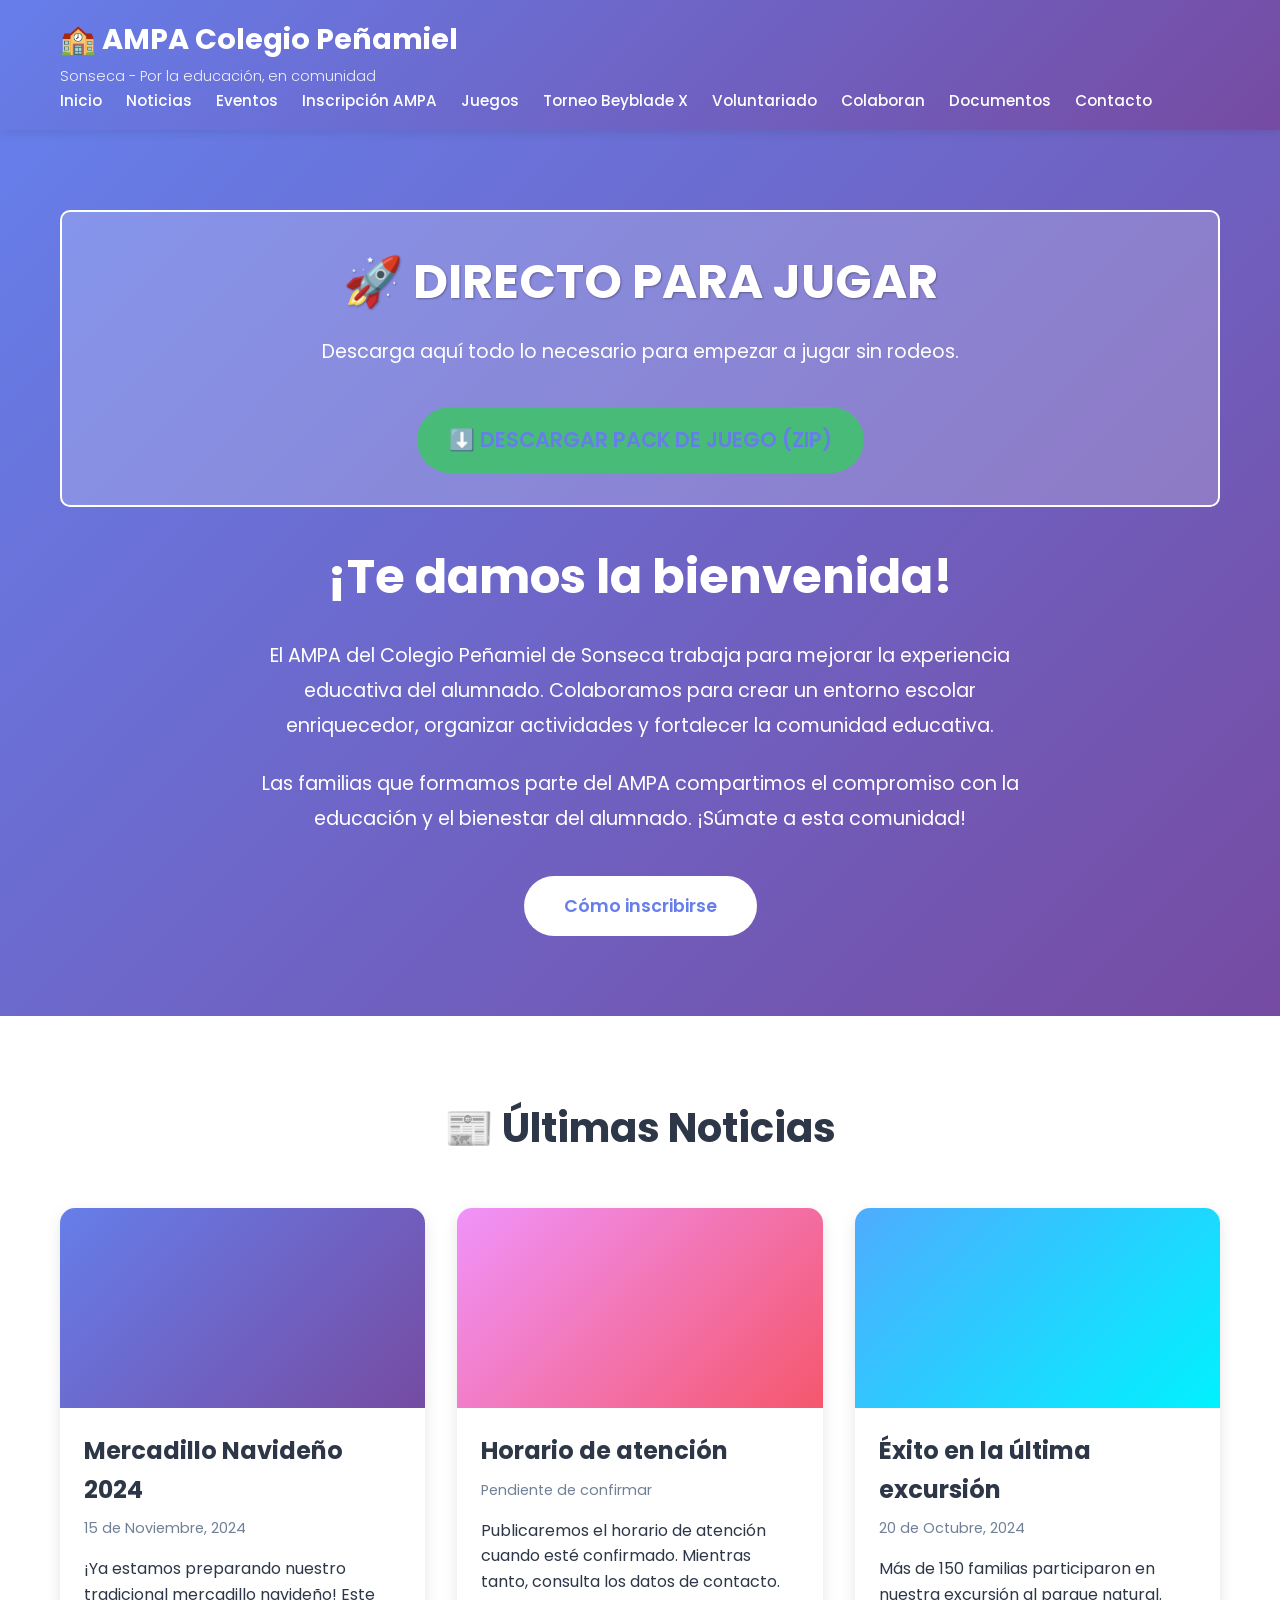
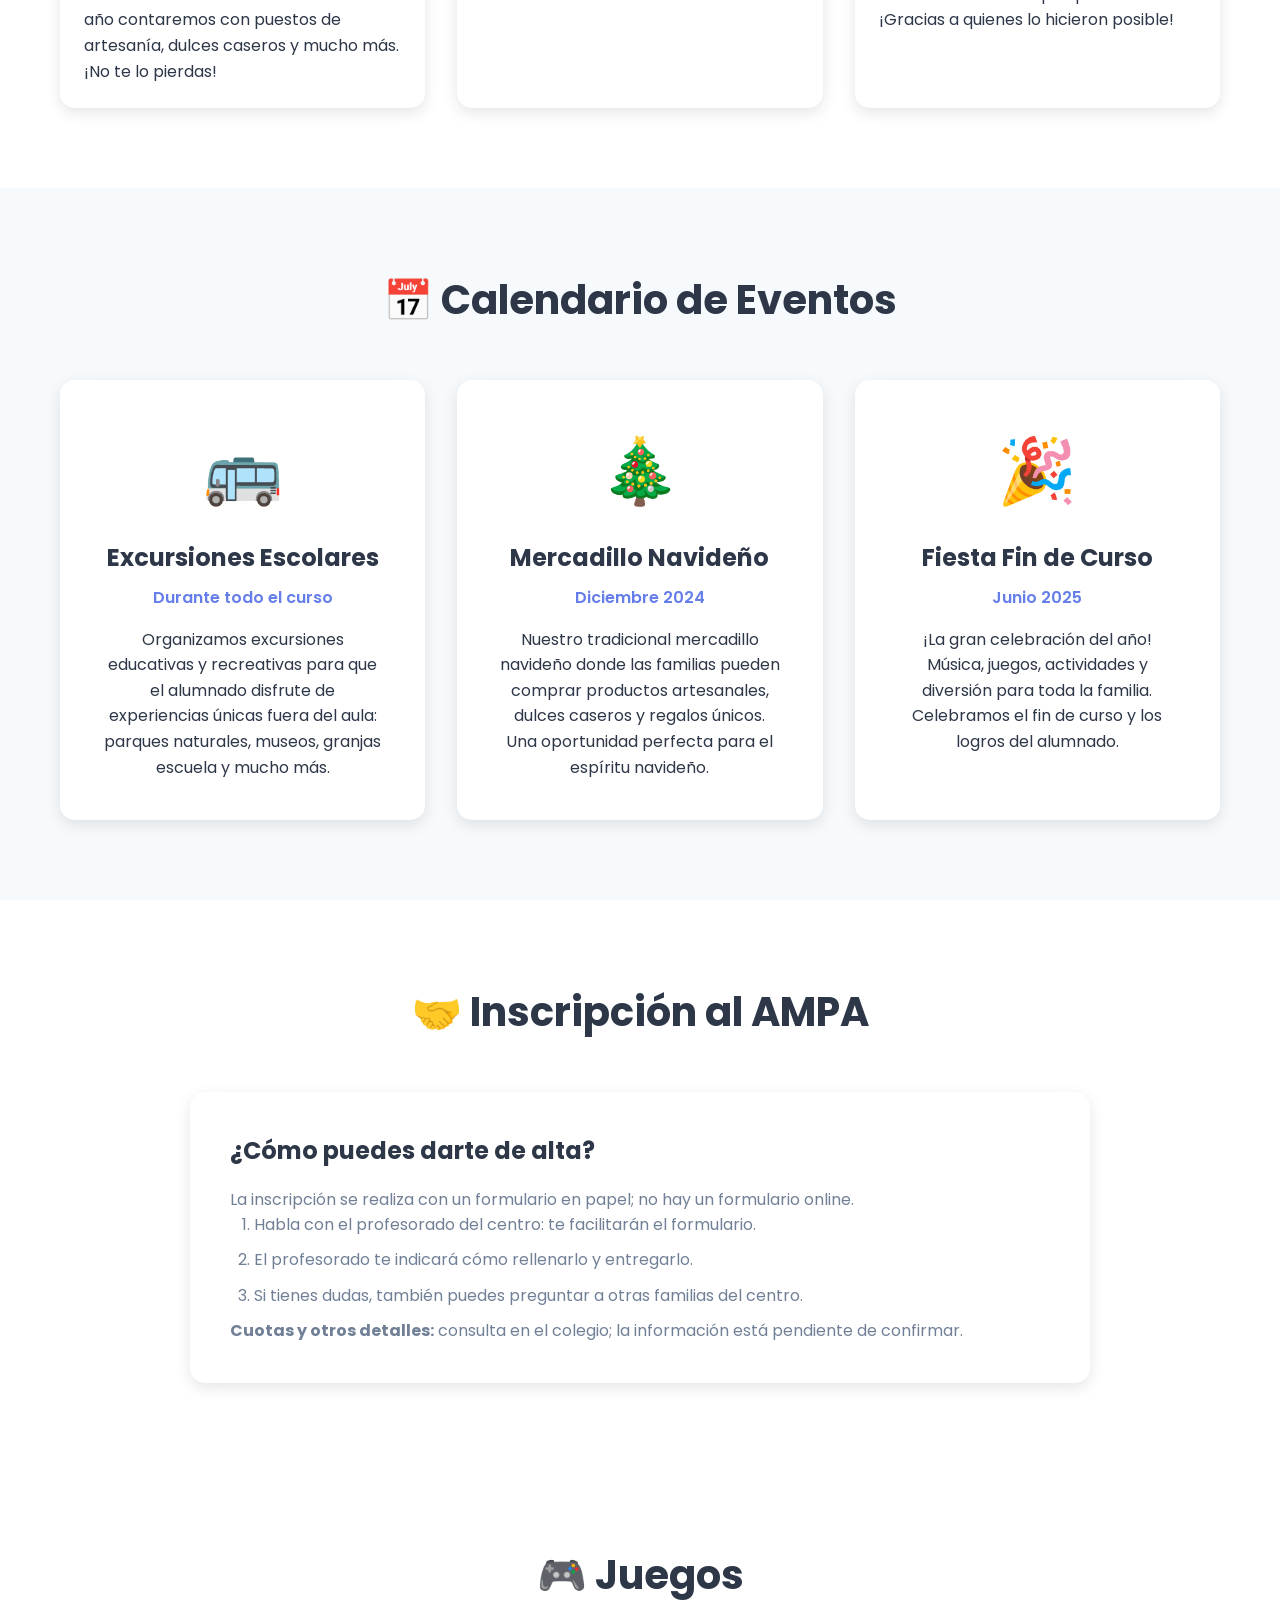
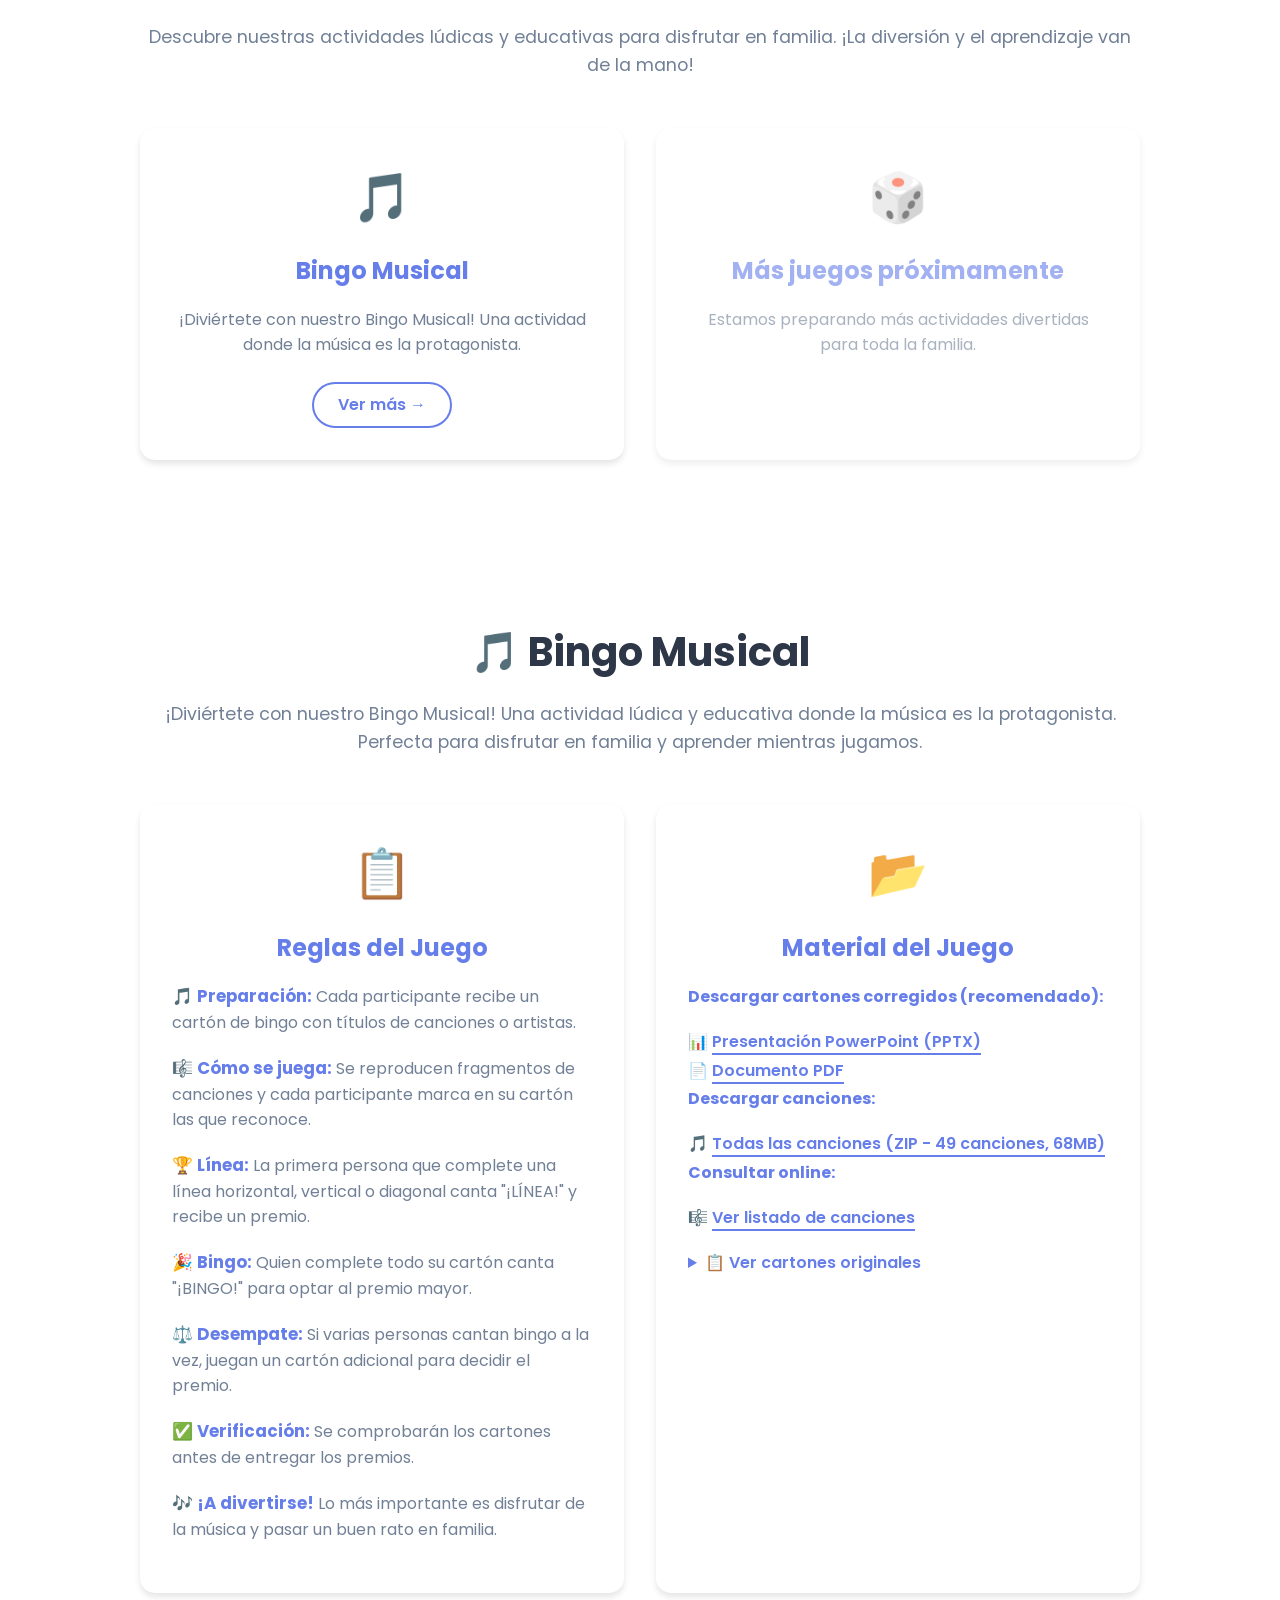
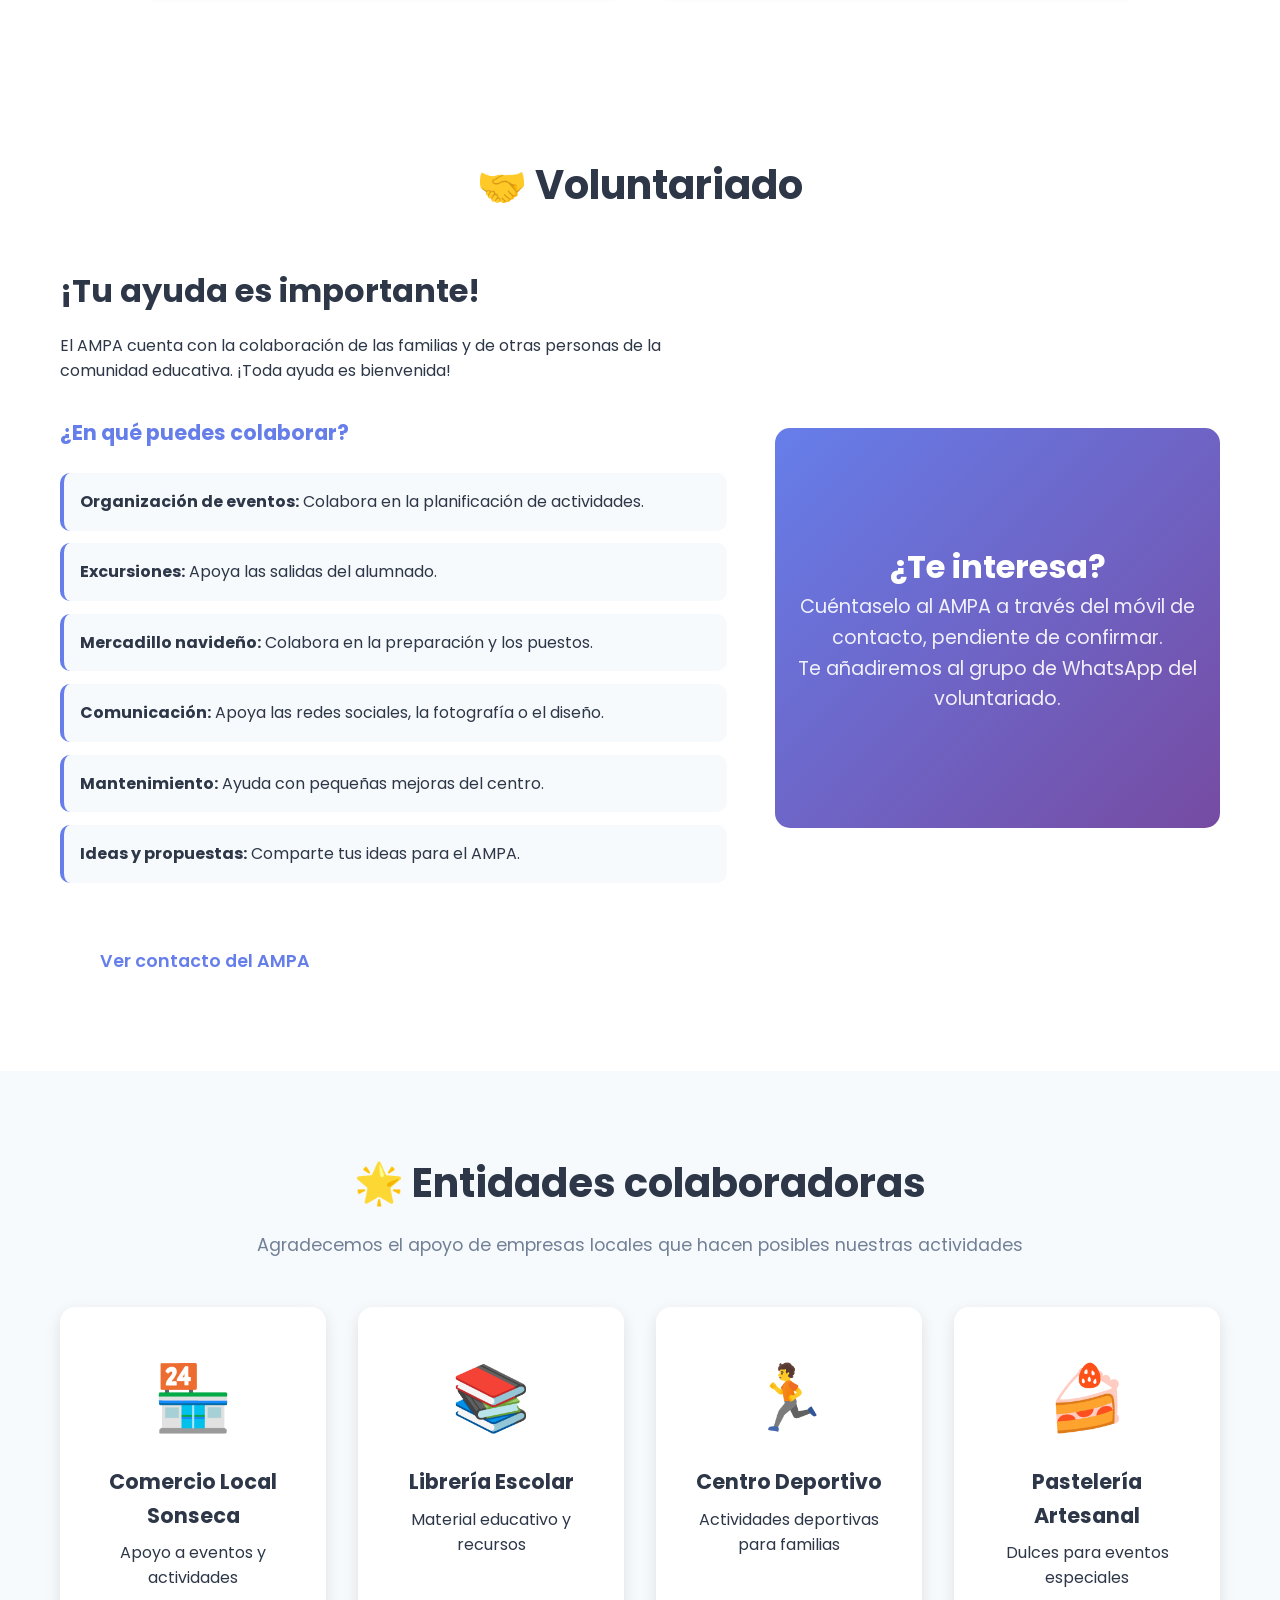
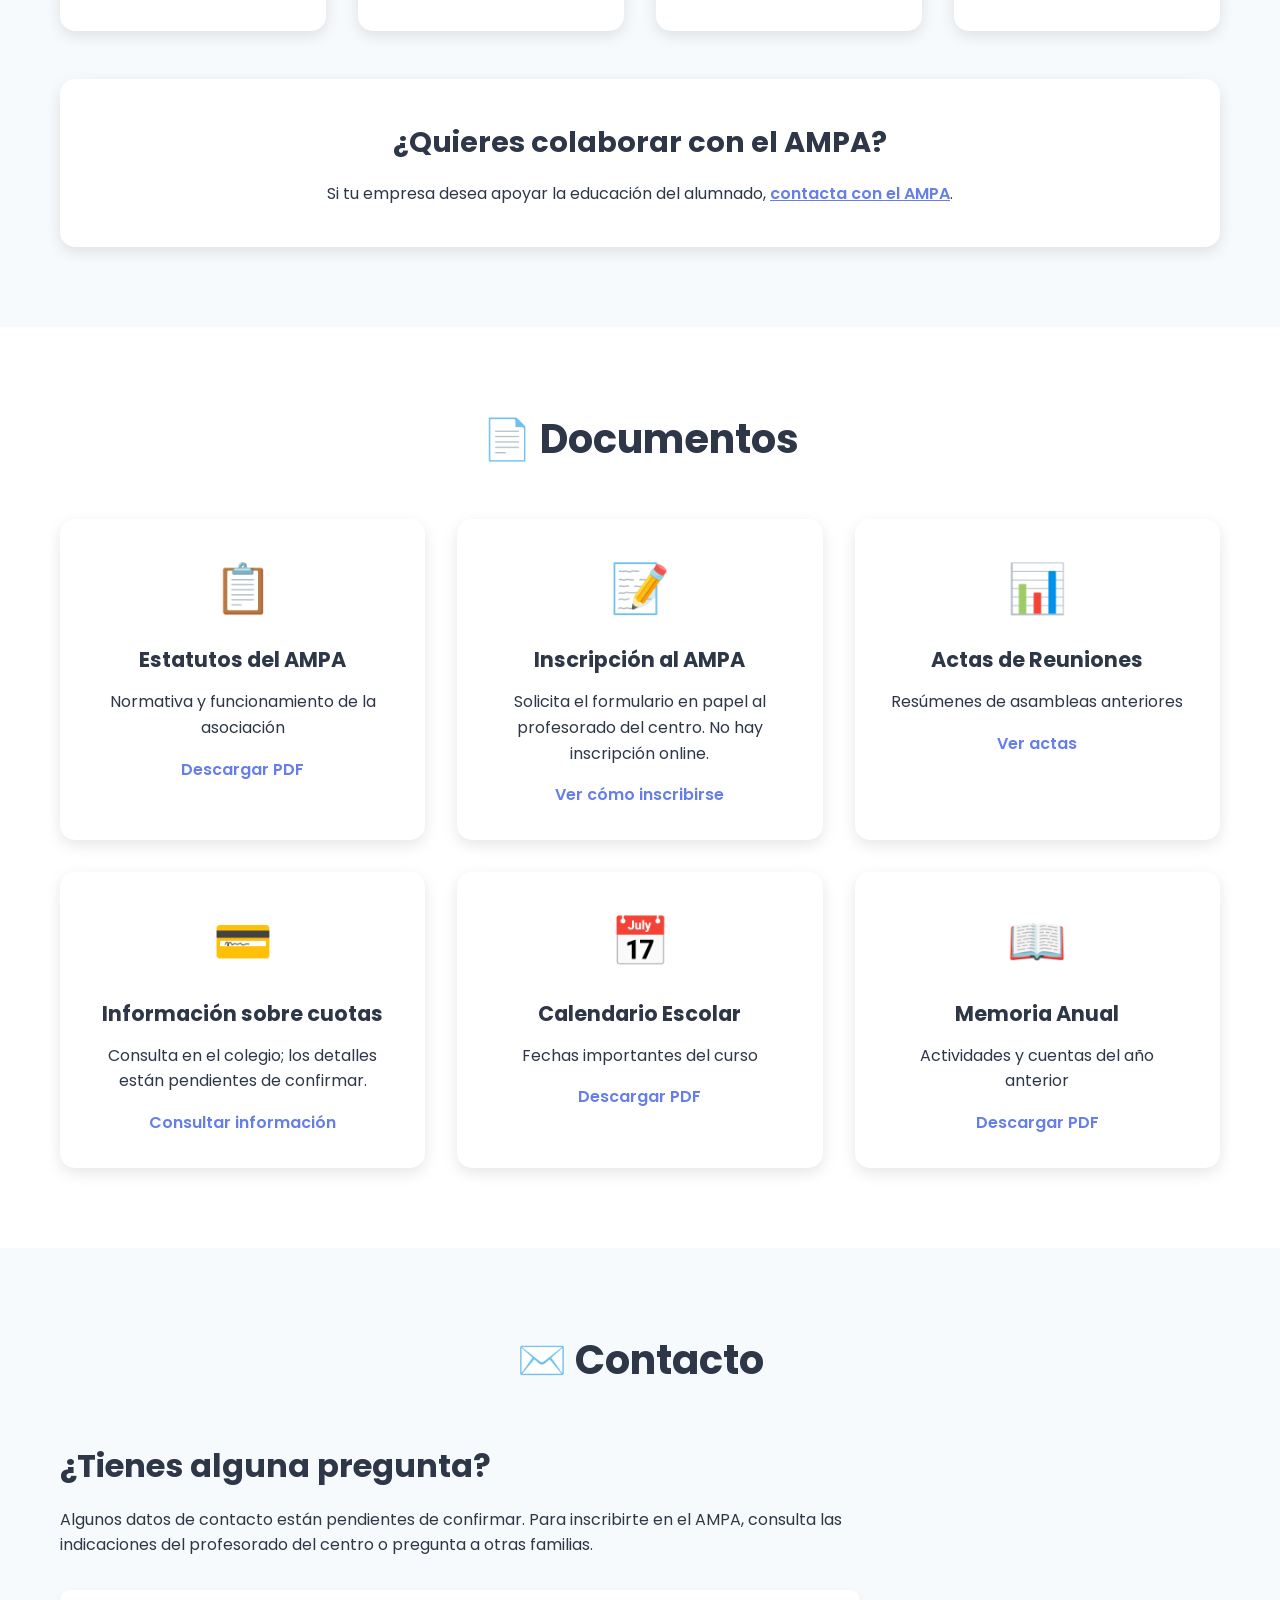
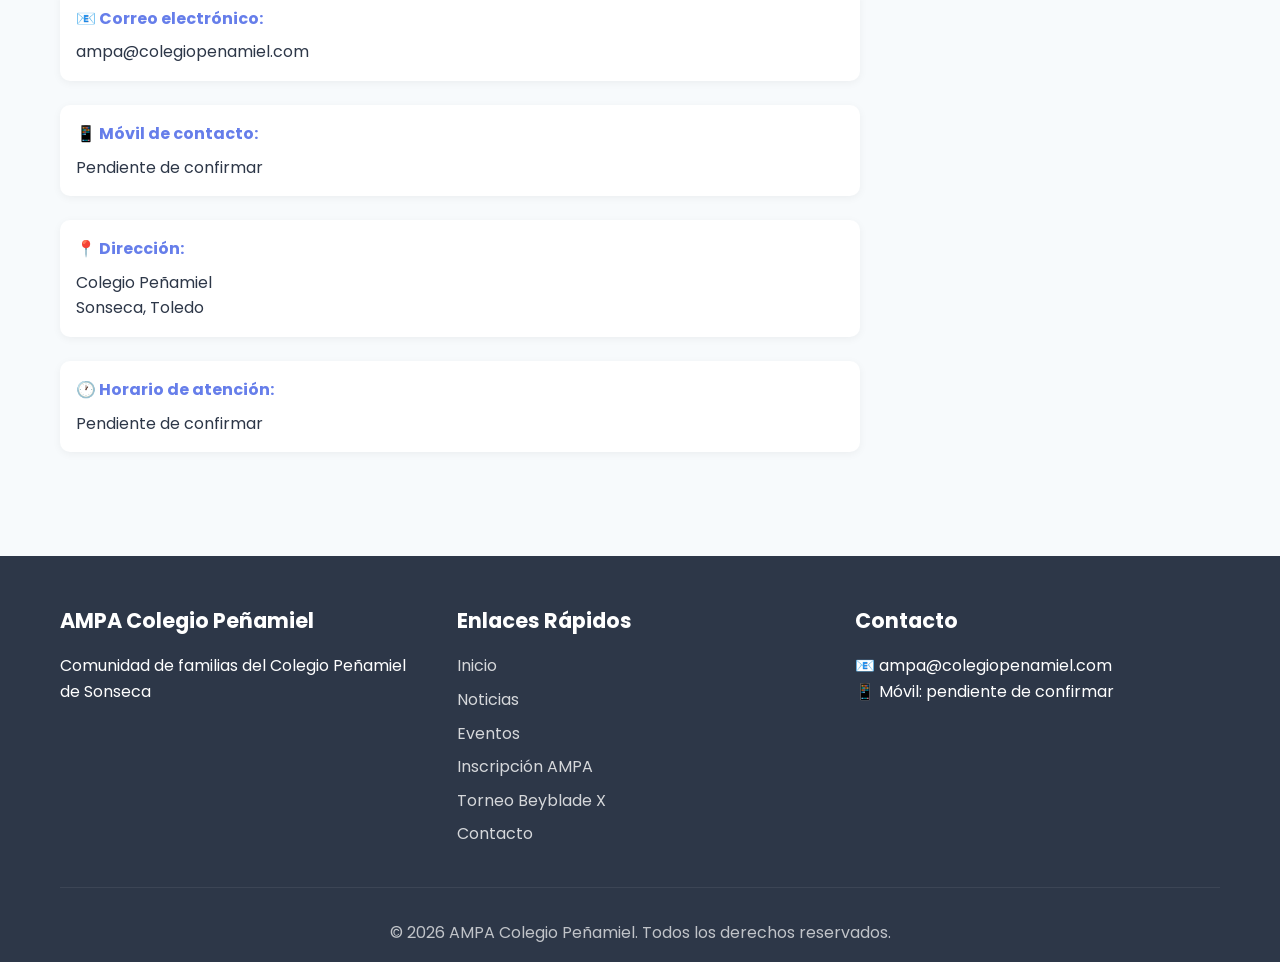
<file: index.html>
<!DOCTYPE html>
<html lang="es">
<head>
    <meta charset="UTF-8">
    <meta name="viewport" content="width=device-width, initial-scale=1.0">
    <meta name="description" content="AMPA del Colegio Peñamiel de Sonseca: actividades y comunidad educativa">
    <title>AMPA Colegio Peñamiel - Sonseca</title>
    <link rel="stylesheet" href="styles.css">
    <link rel="preconnect" href="https://fonts.googleapis.com">
    <link rel="preconnect" href="https://fonts.gstatic.com" crossorigin>
    <link href="https://fonts.googleapis.com/css2?family=Poppins:wght@300;400;600;700&display=swap" rel="stylesheet">
</head>
<body>
    <!-- Header -->
    <header>
        <div class="container">
            <div class="logo">
                <h1>🏫 AMPA Colegio Peñamiel</h1>
                <p class="subtitle">Sonseca - Por la educación, en comunidad</p>
            </div>
            <nav>
                <ul>
                    <li><a href="#inicio">Inicio</a></li>
                    <li><a href="#noticias">Noticias</a></li>
                    <li><a href="#calendario">Eventos</a></li>
                    <li><a href="#inscripcion">Inscripción AMPA</a></li>
                    <li><a href="#juegos">Juegos</a></li>
                    <li><a href="torneo/">Torneo Beyblade X</a></li>
                    <li><a href="#voluntariado">Voluntariado</a></li>
                    <li><a href="#patrocinadores">Colaboran</a></li>
                    <li><a href="#documentos">Documentos</a></li>
                    <li><a href="#contacto">Contacto</a></li>
                </ul>
            </nav>
        </div>
    </header>

    <!-- Hero Section / Inicio -->
    <section id="inicio" class="hero">
        <div class="container">
            <div class="hero-content">
                <div style="background-color: rgba(255, 255, 255, 0.2); padding: 2rem; border-radius: 10px; border: 2px solid white; margin-bottom: 2rem;">
                    <h2 style="margin-bottom: 1rem; color: #fff; text-shadow: 1px 1px 2px rgba(0,0,0,0.3);">🚀 DIRECTO PARA JUGAR</h2>
                    <p style="font-size: 1.2rem; margin-bottom: 1.5rem;">Descarga aquí todo lo necesario para empezar a jugar sin rodeos.</p>
                    <a href="documentos/Mix%201%20-%20Pop%20Latino%20y%20Espa%C3%B1ol/DirectoParaJugar.zip" class="cta-button" style="background-color: #48bb78; border-color: #48bb78; font-size: 1.3rem; padding: 1rem 2rem;" download>
                        ⬇️ DESCARGAR PACK DE JUEGO (ZIP)
                    </a>
                </div>

                <h2>¡Te damos la bienvenida!</h2>
                <p class="welcome-text">El AMPA del Colegio Peñamiel de Sonseca trabaja para mejorar la experiencia educativa del alumnado. Colaboramos para crear un entorno escolar enriquecedor, organizar actividades y fortalecer la comunidad educativa.</p>
                <p class="welcome-text">Las familias que formamos parte del AMPA compartimos el compromiso con la educación y el bienestar del alumnado. ¡Súmate a esta comunidad!</p>
                <a href="#inscripcion" class="cta-button">Cómo inscribirse</a>
            </div>
        </div>
    </section>

    <!-- Noticias Section -->
    <section id="noticias" class="section">
        <div class="container">
            <h2 class="section-title">📰 Últimas Noticias</h2>
            <div class="news-grid">
                <article class="news-card">
                    <div class="news-image" style="background: linear-gradient(135deg, #667eea 0%, #764ba2 100%);"></div>
                    <div class="news-content">
                        <h3>Mercadillo Navideño 2024</h3>
                        <p class="date">15 de Noviembre, 2024</p>
                        <p>¡Ya estamos preparando nuestro tradicional mercadillo navideño! Este año contaremos con puestos de artesanía, dulces caseros y mucho más. ¡No te lo pierdas!</p>
                    </div>
                </article>
                <article class="news-card">
                    <div class="news-image" style="background: linear-gradient(135deg, #f093fb 0%, #f5576c 100%);"></div>
                    <div class="news-content">
                        <h3>Horario de atención</h3>
                        <p class="date">Pendiente de confirmar</p>
                        <p>Publicaremos el horario de atención cuando esté confirmado. Mientras tanto, consulta los datos de contacto.</p>
                    </div>
                </article>
                <article class="news-card">
                    <div class="news-image" style="background: linear-gradient(135deg, #4facfe 0%, #00f2fe 100%);"></div>
                    <div class="news-content">
                        <h3>Éxito en la última excursión</h3>
                        <p class="date">20 de Octubre, 2024</p>
                        <p>Más de 150 familias participaron en nuestra excursión al parque natural. ¡Gracias a quienes lo hicieron posible!</p>
                    </div>
                </article>
            </div>
        </div>
    </section>

    <!-- Calendario de Eventos -->
    <section id="calendario" class="section section-alt">
        <div class="container">
            <h2 class="section-title">📅 Calendario de Eventos</h2>
            <div class="events-grid">
                <div class="event-card">
                    <div class="event-icon">🚌</div>
                    <h3>Excursiones Escolares</h3>
                    <p class="event-date">Durante todo el curso</p>
                    <p>Organizamos excursiones educativas y recreativas para que el alumnado disfrute de experiencias únicas fuera del aula: parques naturales, museos, granjas escuela y mucho más.</p>
                </div>
                <div class="event-card">
                    <div class="event-icon">🎄</div>
                    <h3>Mercadillo Navideño</h3>
                    <p class="event-date">Diciembre 2024</p>
                    <p>Nuestro tradicional mercadillo navideño donde las familias pueden comprar productos artesanales, dulces caseros y regalos únicos. Una oportunidad perfecta para el espíritu navideño.</p>
                </div>
                <div class="event-card">
                    <div class="event-icon">🎉</div>
                    <h3>Fiesta Fin de Curso</h3>
                    <p class="event-date">Junio 2025</p>
                    <p>¡La gran celebración del año! Música, juegos, actividades y diversión para toda la familia. Celebramos el fin de curso y los logros del alumnado.</p>
                </div>
            </div>
        </div>
    </section>

    <!-- Inscripción al AMPA -->
    <section id="inscripcion" class="section">
        <div class="container">
            <h2 class="section-title">🤝 Inscripción al AMPA</h2>
            <div class="inscripcion-info">
                <h3>¿Cómo puedes darte de alta?</h3>
                <p>La inscripción se realiza con un formulario en papel; no hay un formulario online.</p>
                <ol>
                    <li>Habla con el profesorado del centro: te facilitarán el formulario.</li>
                    <li>El profesorado te indicará cómo rellenarlo y entregarlo.</li>
                    <li>Si tienes dudas, también puedes preguntar a otras familias del centro.</li>
                </ol>
                <p><strong>Cuotas y otros detalles:</strong> consulta en el colegio; la información está pendiente de confirmar.</p>
            </div>
        </div>
    </section>

    <!-- Juegos -->
    <section id="juegos" class="section">
        <div class="container">
            <h2 class="section-title">🎮 Juegos</h2>
            <div class="juegos-content">
                <div class="juegos-intro">
                    <p>Descubre nuestras actividades lúdicas y educativas para disfrutar en familia. ¡La diversión y el aprendizaje van de la mano!</p>
                </div>
                
                <div class="juegos-grid">
                    <div class="juego-card">
                        <div class="juego-icon">🎵</div>
                        <h3>Bingo Musical</h3>
                        <p>¡Diviértete con nuestro Bingo Musical! Una actividad donde la música es la protagonista.</p>
                        <a href="#bingo-musical" class="juego-link">Ver más →</a>
                    </div>
                    
                    <div class="juego-card coming-soon">
                        <div class="juego-icon">🎲</div>
                        <h3>Más juegos próximamente</h3>
                        <p>Estamos preparando más actividades divertidas para toda la familia.</p>
                    </div>
                </div>
            </div>
        </div>
    </section>

    <!-- Bingo Musical -->
    <section id="bingo-musical" class="section">
        <div class="container">
            <h2 class="section-title">🎵 Bingo Musical</h2>
            <div class="bingo-content">
                <div class="bingo-intro">
                    <p>¡Diviértete con nuestro Bingo Musical! Una actividad lúdica y educativa donde la música es la protagonista. Perfecta para disfrutar en familia y aprender mientras jugamos.</p>
                </div>
                
                <div class="bingo-sections">
                    <div class="bingo-card">
                        <div class="bingo-icon">📋</div>
                        <h3>Reglas del Juego</h3>
                        <div class="bingo-rules">
                            <ul class="rules-list">
                                <li><strong>🎵 Preparación:</strong> Cada participante recibe un cartón de bingo con títulos de canciones o artistas.</li>
                                <li><strong>🎼 Cómo se juega:</strong> Se reproducen fragmentos de canciones y cada participante marca en su cartón las que reconoce.</li>
                                <li><strong>🏆 Línea:</strong> La primera persona que complete una línea horizontal, vertical o diagonal canta "¡LÍNEA!" y recibe un premio.</li>
                                <li><strong>🎉 Bingo:</strong> Quien complete todo su cartón canta "¡BINGO!" para optar al premio mayor.</li>
                                <li><strong>⚖️ Desempate:</strong> Si varias personas cantan bingo a la vez, juegan un cartón adicional para decidir el premio.</li>
                                <li><strong>✅ Verificación:</strong> Se comprobarán los cartones antes de entregar los premios.</li>
                                <li><strong>🎶 ¡A divertirse!</strong> Lo más importante es disfrutar de la música y pasar un buen rato en familia.</li>
                            </ul>
                        </div>
                    </div>
                    
                    <div class="bingo-card">
                        <div class="bingo-icon">📂</div>
                        <h3>Material del Juego</h3>
                        <div class="bingo-content-area">
                            <p><strong>Descargar cartones corregidos (recomendado):</strong></p>
                            <ul style="list-style: none; padding-left: 0;">
                                <li>📊 <a href="https://github.com/ChechuJA/Ampa/raw/main/documentos/Cartones%20Corregidos.pptx" download class="download-link">Presentación PowerPoint (PPTX)</a></li>
                                <li>📄 <a href="https://github.com/ChechuJA/Ampa/raw/main/documentos/Cartones%20Corregidos.pdf" download class="download-link">Documento PDF</a></li>
                            </ul>
                            <p><strong>Descargar canciones:</strong></p>
                            <ul style="list-style: none; padding-left: 0;">
                                <li>🎵 <a href="https://github.com/ChechuJA/Ampa/raw/main/documentos/canciones-bingo-musical.zip" download class="download-link">Todas las canciones (ZIP - 49 canciones, 68MB)</a></li>
                            </ul>
                            <p><strong>Consultar online:</strong></p>
                            <ul style="list-style: none; padding-left: 0;">
                                <li>🎼 <a href="recursos/listado-canciones.md" target="_blank" class="download-link">Ver listado de canciones</a></li>
                            </ul>
                            <details style="margin-top: 1rem;">
                                <summary style="cursor: pointer; color: #667eea; font-weight: 600;">📋 Ver cartones originales</summary>
                                <ul style="list-style: none; padding-left: 0; margin-top: 0.5rem;">
                                    <li>📊 <a href="https://github.com/ChechuJA/Ampa/raw/main/documentos/Cartones%20Originales.pptx" download class="download-link">PowerPoint Original</a></li>
                                    <li>📄 <a href="https://github.com/ChechuJA/Ampa/raw/main/documentos/Cartones%20Originales.pdf" download class="download-link">PDF Original</a></li>
                                </ul>
                            </details>
                        </div>
                    </div>
                </div>
            </div>
        </div>
    </section>

    <!-- Voluntariado -->
    <section id="voluntariado" class="section">
        <div class="container">
            <h2 class="section-title">🤝 Voluntariado</h2>
            <div class="voluntariado-content">
                <div class="voluntariado-text">
                    <h3>¡Tu ayuda es importante!</h3>
                    <p>El AMPA cuenta con la colaboración de las familias y de otras personas de la comunidad educativa. ¡Toda ayuda es bienvenida!</p>
                    <h4>¿En qué puedes colaborar?</h4>
                    <ul class="volunteer-list">
                        <li><strong>Organización de eventos:</strong> Colabora en la planificación de actividades.</li>
                        <li><strong>Excursiones:</strong> Apoya las salidas del alumnado.</li>
                        <li><strong>Mercadillo navideño:</strong> Colabora en la preparación y los puestos.</li>
                        <li><strong>Comunicación:</strong> Apoya las redes sociales, la fotografía o el diseño.</li>
                        <li><strong>Mantenimiento:</strong> Ayuda con pequeñas mejoras del centro.</li>
                        <li><strong>Ideas y propuestas:</strong> Comparte tus ideas para el AMPA.</li>
                    </ul>
                    <a href="#contacto" class="cta-button">Ver contacto del AMPA</a>
                </div>
                <div class="voluntariado-image" style="background: linear-gradient(135deg, #667eea 0%, #764ba2 100%);">
                    <div class="volunteer-stats volunteer-contact">
                        <div class="stat">
                            <h3>¿Te interesa?</h3>
                            <p>Cuéntaselo al AMPA a través del móvil de contacto, pendiente de confirmar.</p>
                            <p>Te añadiremos al grupo de WhatsApp del voluntariado.</p>
                        </div>
                    </div>
                </div>
            </div>
        </div>
    </section>

    <!-- Patrocinadores -->
    <section id="patrocinadores" class="section section-alt">
        <div class="container">
            <h2 class="section-title">🌟 Entidades colaboradoras</h2>
            <p class="section-intro">Agradecemos el apoyo de empresas locales que hacen posibles nuestras actividades</p>
            <div class="sponsors-grid">
                <div class="sponsor-card">
                    <div class="sponsor-logo">🏪</div>
                    <h4>Comercio Local Sonseca</h4>
                    <p>Apoyo a eventos y actividades</p>
                </div>
                <div class="sponsor-card">
                    <div class="sponsor-logo">📚</div>
                    <h4>Librería Escolar</h4>
                    <p>Material educativo y recursos</p>
                </div>
                <div class="sponsor-card">
                    <div class="sponsor-logo">🏃</div>
                    <h4>Centro Deportivo</h4>
                    <p>Actividades deportivas para familias</p>
                </div>
                <div class="sponsor-card">
                    <div class="sponsor-logo">🍰</div>
                    <h4>Pastelería Artesanal</h4>
                    <p>Dulces para eventos especiales</p>
                </div>
            </div>
            <div class="become-sponsor">
                <h3>¿Quieres colaborar con el AMPA?</h3>
                <p>Si tu empresa desea apoyar la educación del alumnado, <a href="#contacto">contacta con el AMPA</a>.</p>
            </div>
        </div>
    </section>

    <!-- Documentos -->
    <section id="documentos" class="section">
        <div class="container">
            <h2 class="section-title">📄 Documentos</h2>
            <div class="documents-grid">
                <div class="document-card">
                    <div class="document-icon">📋</div>
                    <h4>Estatutos del AMPA</h4>
                    <p>Normativa y funcionamiento de la asociación</p>
                    <a href="#" class="doc-link">Descargar PDF</a>
                </div>
                <div class="document-card">
                    <div class="document-icon">📝</div>
                    <h4>Inscripción al AMPA</h4>
                    <p>Solicita el formulario en papel al profesorado del centro. No hay inscripción online.</p>
                    <a href="#inscripcion" class="doc-link">Ver cómo inscribirse</a>
                </div>
                <div class="document-card">
                    <div class="document-icon">📊</div>
                    <h4>Actas de Reuniones</h4>
                    <p>Resúmenes de asambleas anteriores</p>
                    <a href="#" class="doc-link">Ver actas</a>
                </div>
                <div class="document-card">
                    <div class="document-icon">💳</div>
                    <h4>Información sobre cuotas</h4>
                    <p>Consulta en el colegio; los detalles están pendientes de confirmar.</p>
                    <a href="#inscripcion" class="doc-link">Consultar información</a>
                </div>
                <div class="document-card">
                    <div class="document-icon">📅</div>
                    <h4>Calendario Escolar</h4>
                    <p>Fechas importantes del curso</p>
                    <a href="#" class="doc-link">Descargar PDF</a>
                </div>
                <div class="document-card">
                    <div class="document-icon">📖</div>
                    <h4>Memoria Anual</h4>
                    <p>Actividades y cuentas del año anterior</p>
                    <a href="#" class="doc-link">Descargar PDF</a>
                </div>
            </div>
        </div>
    </section>

    <!-- Información de Contacto -->
    <section id="contacto" class="section section-alt">
        <div class="container">
            <h2 class="section-title">✉️ Contacto</h2>
            <div class="contact-content contact-info-only">
                <div class="contact-info">
                    <h3>¿Tienes alguna pregunta?</h3>
                    <p>Algunos datos de contacto están pendientes de confirmar. Para inscribirte en el AMPA, consulta las indicaciones del profesorado del centro o pregunta a otras familias.</p>
                    <div class="contact-details">
                        <div class="contact-item">
                            <strong>📧 Correo electrónico:</strong>
                            <p>ampa@colegiopenamiel.com</p>
                        </div>
                        <div class="contact-item">
                            <strong>📱 Móvil de contacto:</strong>
                            <p>Pendiente de confirmar</p>
                        </div>
                        <div class="contact-item">
                            <strong>📍 Dirección:</strong>
                            <p>Colegio Peñamiel<br>Sonseca, Toledo</p>
                        </div>
                        <div class="contact-item">
                            <strong>🕐 Horario de atención:</strong>
                            <p>Pendiente de confirmar</p>
                        </div>
                    </div>
                </div>
            </div>
        </div>
    </section>

    <!-- Footer -->
    <footer>
        <div class="container">
            <div class="footer-content">
                <div class="footer-section">
                    <h4>AMPA Colegio Peñamiel</h4>
                    <p>Comunidad de familias del Colegio Peñamiel de Sonseca</p>
                </div>
                <div class="footer-section">
                    <h4>Enlaces Rápidos</h4>
                    <ul>
                        <li><a href="#inicio">Inicio</a></li>
                        <li><a href="#noticias">Noticias</a></li>
                        <li><a href="#calendario">Eventos</a></li>
                        <li><a href="#inscripcion">Inscripción AMPA</a></li>
                        <li><a href="torneo/">Torneo Beyblade X</a></li>
                        <li><a href="#contacto">Contacto</a></li>
                    </ul>
                </div>
                <div class="footer-section">
                    <h4>Contacto</h4>
                    <p>📧 ampa@colegiopenamiel.com</p>
                    <p>📱 Móvil: pendiente de confirmar</p>
                </div>
            </div>
            <div class="footer-bottom">
                <p>&copy; 2024 AMPA Colegio Peñamiel</p>
            </div>
        </div>
    </footer>

    <script src="script.js"></script>
</body>
</html>
</file>
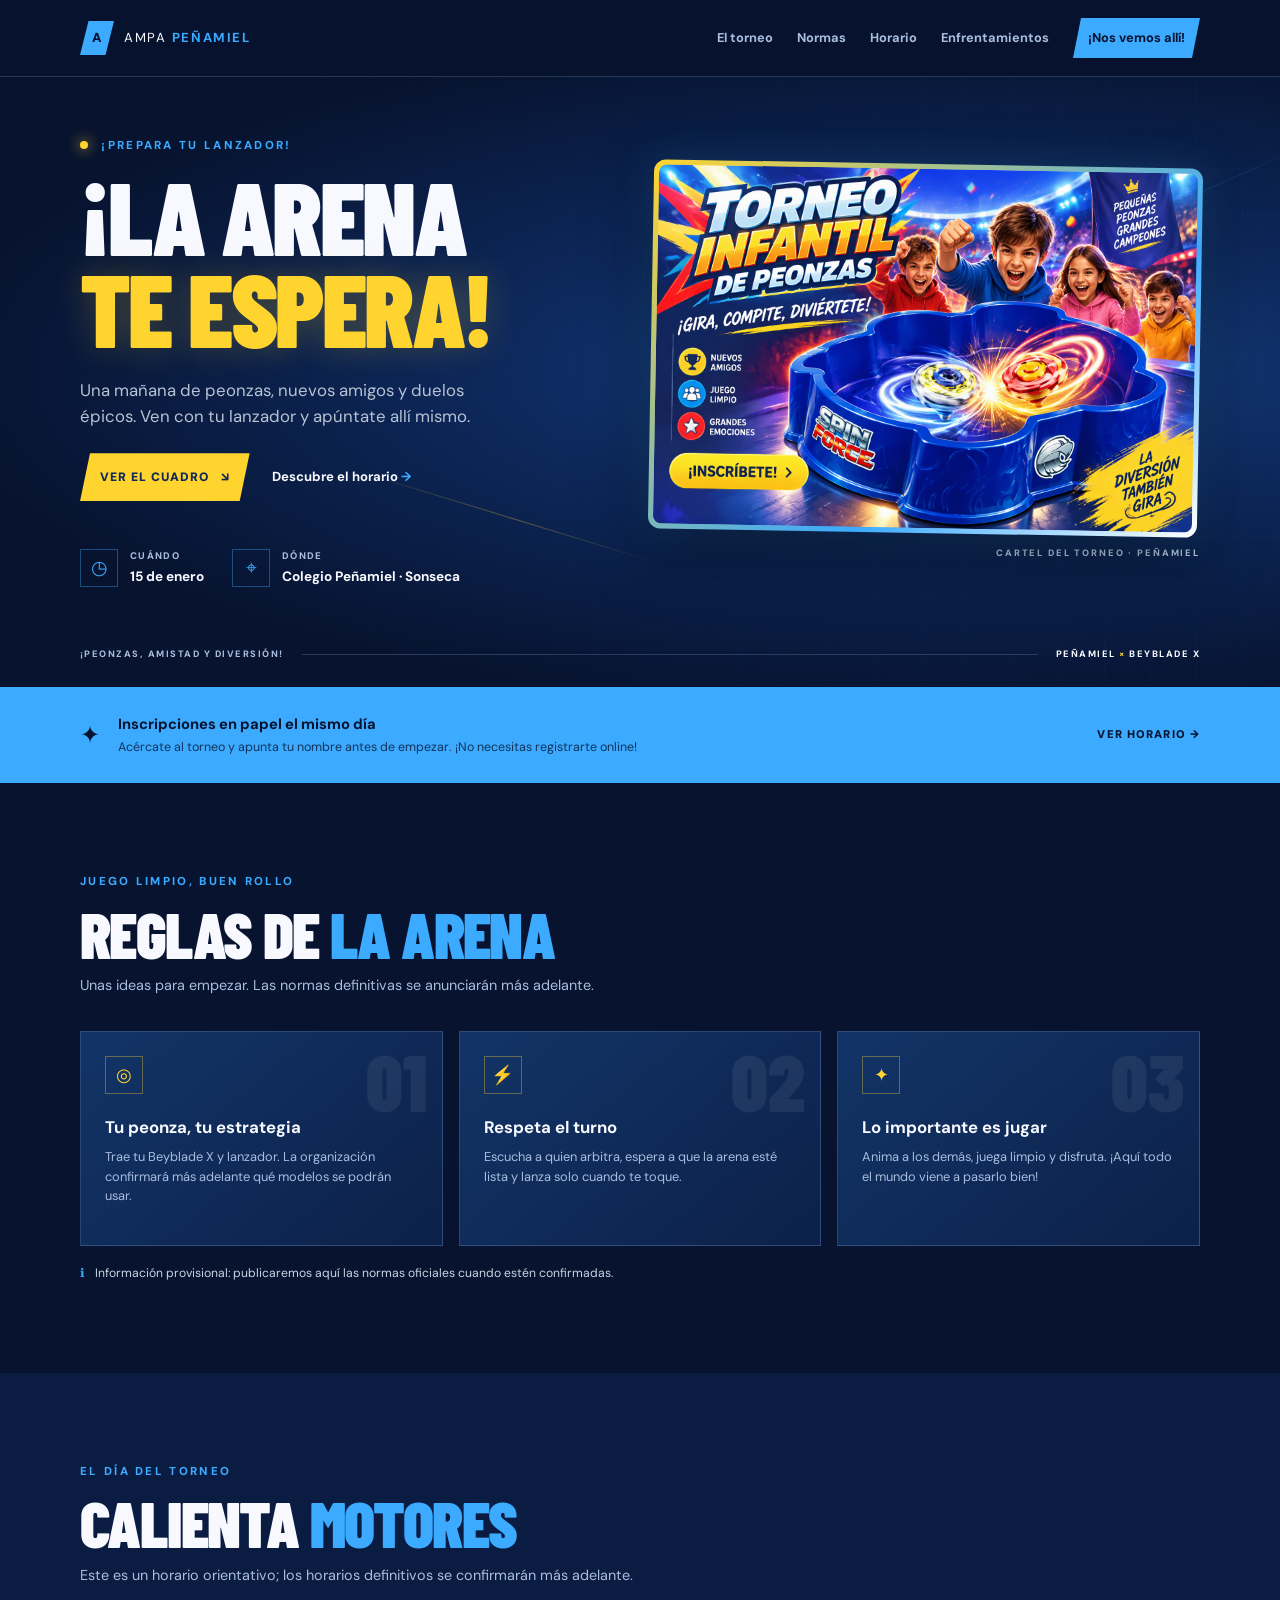
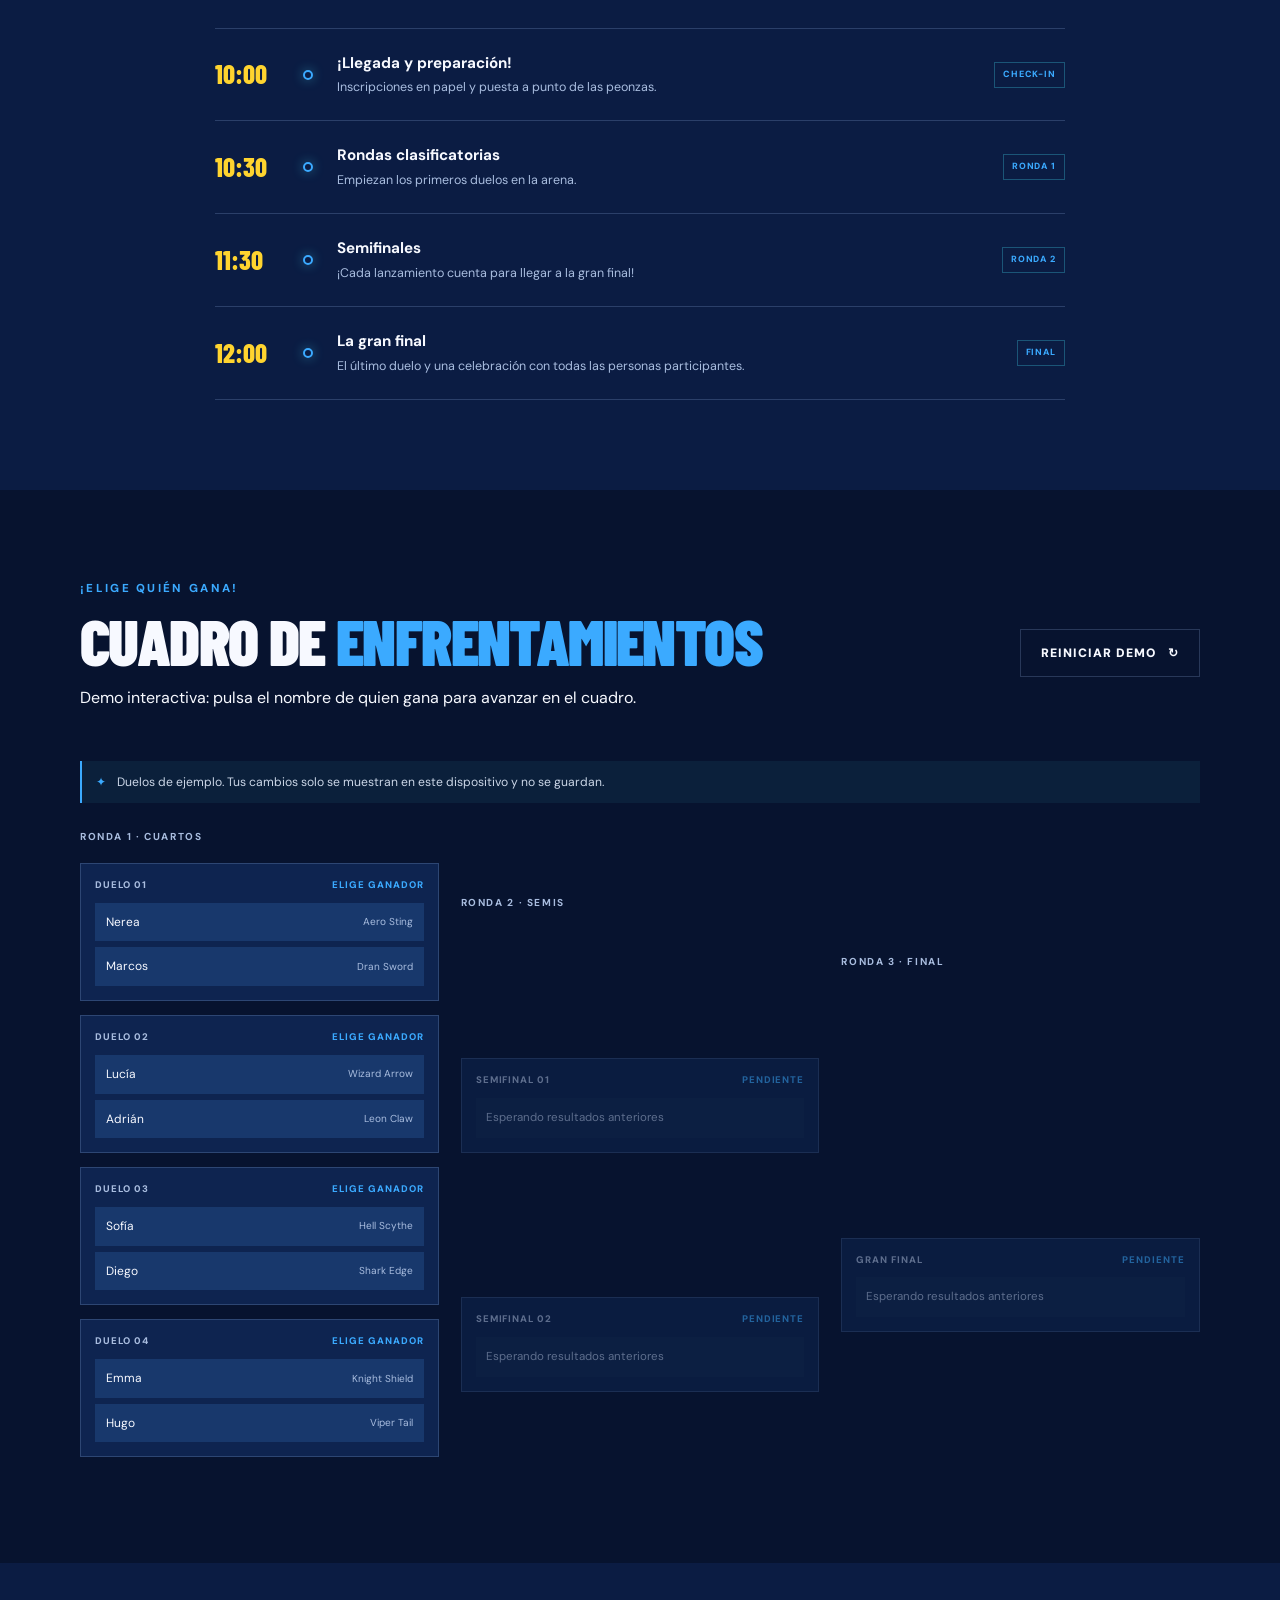
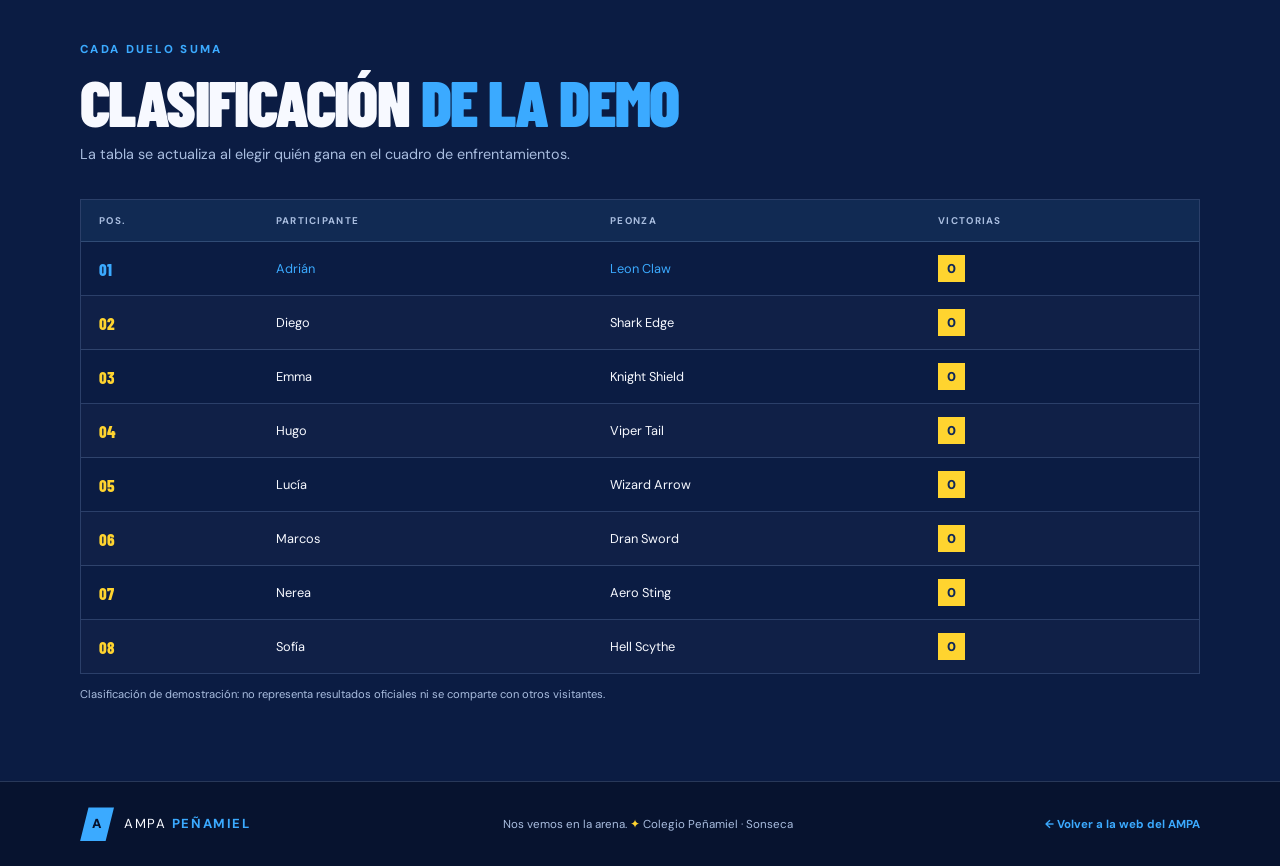
<file: torneo/index.html>
<!DOCTYPE html>
<html lang="es">
<head>
    <meta charset="UTF-8">
    <meta name="viewport" content="width=device-width, initial-scale=1.0">
    <meta name="description" content="Torneo infantil de Beyblade X del Colegio Peñamiel, Sonseca. ¡Prepara tu peonza!">
    <meta name="theme-color" content="#07132f">
    <title>Torneo Beyblade X | AMPA Colegio Peñamiel</title>
    <link rel="preconnect" href="https://fonts.googleapis.com">
    <link rel="preconnect" href="https://fonts.gstatic.com" crossorigin>
    <link href="https://fonts.googleapis.com/css2?family=Barlow+Condensed:wght@500;600;700;800;900&family=DM+Sans:wght@400;500;600;700&display=swap" rel="stylesheet">
    <link rel="stylesheet" href="torneo.css">
</head>
<body class="tournament-page">
    <header class="site-header">
        <div class="page-container header-content">
            <a class="brand" href="../" aria-label="Volver a la web del AMPA">
                <span class="brand-mark" aria-hidden="true">A</span>
                <span>AMPA <b>PEÑAMIEL</b></span>
            </a>
            <nav aria-label="Navegación del torneo">
                <a href="#info">El torneo</a>
                <a href="#normas">Normas</a>
                <a href="#horario">Horario</a>
                <a href="#enfrentamientos">Enfrentamientos</a>
                <a class="nav-cta" href="#info">¡Nos vemos allí!</a>
            </nav>
        </div>
    </header>

    <main>
        <section class="hero" id="info">
            <div class="hero-grid" aria-hidden="true"></div>
            <div class="speed-line speed-line-one" aria-hidden="true"></div>
            <div class="speed-line speed-line-two" aria-hidden="true"></div>
            <div class="page-container hero-layout">
                <div class="hero-copy">
                    <p class="eyebrow"><span class="live-dot"></span> ¡PREPARA TU LANZADOR!</p>
                    <h1>¡LA ARENA<br><span>TE ESPERA!</span></h1>
                    <p class="hero-description">Una mañana de peonzas, nuevos amigos y duelos épicos. Ven con tu lanzador y apúntate allí mismo.</p>
                    <div class="hero-actions">
                        <a class="button button-orange" href="#enfrentamientos">VER EL CUADRO <span aria-hidden="true">↘</span></a>
                        <a class="text-link" href="#horario">Descubre el horario <span aria-hidden="true">→</span></a>
                    </div>
                    <div class="event-facts">
                        <div class="fact">
                            <span class="fact-icon" aria-hidden="true">◷</span>
                            <span><small>CUÁNDO</small><strong>15 de enero</strong></span>
                        </div>
                        <div class="fact">
                            <span class="fact-icon" aria-hidden="true">⌖</span>
                            <span><small>DÓNDE</small><strong>Colegio Peñamiel · Sonseca</strong></span>
                        </div>
                    </div>
                </div>
                <div class="hero-art">
                    <div class="poster-frame">
                        <img class="hero-poster" src="imagenes/image.png" width="1536" height="1024" fetchpriority="high" alt="Cartel ilustrado del torneo infantil de peonzas: tres peques animan junto a dos peonzas que se enfrentan en una arena azul.">
                    </div>
                    <span class="art-caption">CARTEL DEL TORNEO · PEÑAMIEL</span>
                </div>
            </div>
            <div class="hero-bottom page-container">
                <span>¡PEONZAS, AMISTAD Y DIVERSIÓN!</span>
                <span class="hero-bottom-line"></span>
                <span class="hero-bottom-mark">PEÑAMIEL <b>×</b> BEYBLADE X</span>
            </div>
        </section>

        <section class="welcome-strip">
            <div class="page-container welcome-content">
                <span class="welcome-icon" aria-hidden="true">✦</span>
                <p><strong>Inscripciones en papel el mismo día</strong><span>Acércate al torneo y apunta tu nombre antes de empezar. ¡No necesitas registrarte online!</span></p>
                <a href="#horario" aria-label="Ver horario del torneo">VER HORARIO <span aria-hidden="true">→</span></a>
            </div>
        </section>

        <section class="section page-container" id="normas">
            <div class="section-heading">
                <p class="eyebrow">JUEGO LIMPIO, BUEN ROLLO</p>
                <h2>REGLAS DE <span>LA ARENA</span></h2>
                <p>Unas ideas para empezar. Las normas definitivas se anunciarán más adelante.</p>
            </div>
            <div class="rules-grid">
                <article class="rule-card">
                    <span class="rule-number">01</span>
                    <span class="rule-icon" aria-hidden="true">◎</span>
                    <h3>Tu peonza, tu estrategia</h3>
                    <p>Trae tu Beyblade X y lanzador. La organización confirmará más adelante qué modelos se podrán usar.</p>
                </article>
                <article class="rule-card">
                    <span class="rule-number">02</span>
                    <span class="rule-icon" aria-hidden="true">⚡</span>
                    <h3>Respeta el turno</h3>
                    <p>Escucha a quien arbitra, espera a que la arena esté lista y lanza solo cuando te toque.</p>
                </article>
                <article class="rule-card">
                    <span class="rule-number">03</span>
                    <span class="rule-icon" aria-hidden="true">✦</span>
                    <h3>Lo importante es jugar</h3>
                    <p>Anima a los demás, juega limpio y disfruta. ¡Aquí todo el mundo viene a pasarlo bien!</p>
                </article>
            </div>
            <p class="rules-note"><span aria-hidden="true">ℹ</span> Información provisional: publicaremos aquí las normas oficiales cuando estén confirmadas.</p>
        </section>

        <section class="section schedule-section" id="horario">
            <div class="page-container">
                <div class="section-heading">
                    <p class="eyebrow">EL DÍA DEL TORNEO</p>
                    <h2>CALIENTA <span>MOTORES</span></h2>
                    <p>Este es un horario orientativo; los horarios definitivos se confirmarán más adelante.</p>
                </div>
                <div class="schedule-list">
                    <article class="schedule-item">
                        <span class="schedule-time">10:00</span><span class="schedule-marker"></span>
                        <div><h3>¡Llegada y preparación!</h3><p>Inscripciones en papel y puesta a punto de las peonzas.</p></div><span class="schedule-tag">CHECK-IN</span>
                    </article>
                    <article class="schedule-item">
                        <span class="schedule-time">10:30</span><span class="schedule-marker"></span>
                        <div><h3>Rondas clasificatorias</h3><p>Empiezan los primeros duelos en la arena.</p></div><span class="schedule-tag">RONDA 1</span>
                    </article>
                    <article class="schedule-item">
                        <span class="schedule-time">11:30</span><span class="schedule-marker"></span>
                        <div><h3>Semifinales</h3><p>¡Cada lanzamiento cuenta para llegar a la gran final!</p></div><span class="schedule-tag">RONDA 2</span>
                    </article>
                    <article class="schedule-item">
                        <span class="schedule-time">12:00</span><span class="schedule-marker"></span>
                        <div><h3>La gran final</h3><p>El último duelo y una celebración con todas las personas participantes.</p></div><span class="schedule-tag">FINAL</span>
                    </article>
                </div>
            </div>
        </section>

        <section class="section page-container" id="enfrentamientos">
            <div class="section-heading bracket-heading">
                <div>
                    <p class="eyebrow">¡ELIGE QUIÉN GANA!</p>
                    <h2>CUADRO DE <span>ENFRENTAMIENTOS</span></h2>
                    <p>Demo interactiva: pulsa el nombre de quien gana para avanzar en el cuadro.</p>
                </div>
                <button class="button button-outline" id="reset-bracket" type="button">REINICIAR DEMO <span aria-hidden="true">↻</span></button>
            </div>
            <div class="demo-notice"><span aria-hidden="true">✦</span> Duelos de ejemplo. Tus cambios solo se muestran en este dispositivo y no se guardan.</div>
            <div class="bracket-scroll">
                <div class="bracket" id="bracket" aria-live="polite"></div>
            </div>
        </section>

        <section class="section leaderboard-section" id="clasificacion">
            <div class="page-container">
                <div class="section-heading">
                    <p class="eyebrow">CADA DUELO SUMA</p>
                    <h2>CLASIFICACIÓN <span>DE LA DEMO</span></h2>
                    <p>La tabla se actualiza al elegir quién gana en el cuadro de enfrentamientos.</p>
                </div>
                <div class="leaderboard-wrap">
                    <table class="leaderboard">
                        <thead><tr><th scope="col">POS.</th><th scope="col">PARTICIPANTE</th><th scope="col">PEONZA</th><th scope="col">VICTORIAS</th></tr></thead>
                        <tbody id="leaderboard-body"></tbody>
                    </table>
                </div>
                <p class="demo-footnote">Clasificación de demostración: no representa resultados oficiales ni se comparte con otros visitantes.</p>
            </div>
        </section>
    </main>

    <footer class="site-footer">
        <div class="page-container footer-content">
            <a class="brand" href="../"><span class="brand-mark" aria-hidden="true">A</span><span>AMPA <b>PEÑAMIEL</b></span></a>
            <p>Nos vemos en la arena. <span aria-hidden="true">✦</span> Colegio Peñamiel · Sonseca</p>
            <a class="footer-home" href="../">← Volver a la web del AMPA</a>
        </div>
    </footer>
    <script src="torneo.js"></script>
</body>
</html>
</file>
<file: styles.css>
/* Reset and Base Styles */
* {
    margin: 0;
    padding: 0;
    box-sizing: border-box;
}

:root {
    --primary-color: #667eea;
    --secondary-color: #764ba2;
    --accent-color: #f093fb;
    --text-dark: #2d3748;
    --text-light: #718096;
    --bg-light: #f7fafc;
    --bg-white: #ffffff;
    --border-color: #e2e8f0;
    --success-color: #48bb78;
    --warning-color: #ed8936;
}

body {
    font-family: 'Poppins', sans-serif;
    line-height: 1.6;
    color: var(--text-dark);
    background-color: var(--bg-white);
}

.container {
    max-width: 1200px;
    margin: 0 auto;
    padding: 0 20px;
}

/* Header */
header {
    background: linear-gradient(135deg, var(--primary-color) 0%, var(--secondary-color) 100%);
    color: white;
    padding: 1rem 0;
    box-shadow: 0 2px 10px rgba(0,0,0,0.1);
    position: sticky;
    top: 0;
    z-index: 1000;
}

header .container {
    display: flex;
    justify-content: space-between;
    align-items: center;
    flex-wrap: wrap;
}

.logo h1 {
    font-size: 1.8rem;
    font-weight: 700;
    margin-bottom: 0.2rem;
}

.logo .subtitle {
    font-size: 0.9rem;
    opacity: 0.9;
    font-weight: 300;
}

nav ul {
    list-style: none;
    display: flex;
    gap: 1.5rem;
    flex-wrap: wrap;
}

nav a {
    color: white;
    text-decoration: none;
    font-weight: 500;
    transition: opacity 0.3s;
    font-size: 0.95rem;
}

nav a:hover {
    opacity: 0.8;
}

/* Hero Section */
.hero {
    background: linear-gradient(135deg, #667eea 0%, #764ba2 100%);
    color: white;
    padding: 5rem 0;
    text-align: center;
}

.hero-content h2 {
    font-size: 3rem;
    font-weight: 700;
    margin-bottom: 1.5rem;
}

.welcome-text {
    font-size: 1.2rem;
    max-width: 800px;
    margin: 0 auto 1.5rem;
    line-height: 1.8;
}

.cta-button {
    display: inline-block;
    background: white;
    color: var(--primary-color);
    padding: 1rem 2.5rem;
    border-radius: 50px;
    text-decoration: none;
    font-weight: 600;
    margin-top: 1rem;
    transition: transform 0.3s, box-shadow 0.3s;
    font-size: 1.1rem;
}

.cta-button:hover {
    transform: translateY(-2px);
    box-shadow: 0 10px 25px rgba(0,0,0,0.2);
}

/* Section Styles */
.section {
    padding: 5rem 0;
}

.section-alt {
    background-color: var(--bg-light);
}

.section-title {
    font-size: 2.5rem;
    font-weight: 700;
    text-align: center;
    margin-bottom: 1rem;
    color: var(--text-dark);
}

.section-intro {
    text-align: center;
    font-size: 1.1rem;
    color: var(--text-light);
    margin-bottom: 3rem;
}

/* News Section */
.news-grid {
    display: grid;
    grid-template-columns: repeat(auto-fit, minmax(300px, 1fr));
    gap: 2rem;
    margin-top: 3rem;
}

.news-card {
    background: white;
    border-radius: 15px;
    overflow: hidden;
    box-shadow: 0 5px 15px rgba(0,0,0,0.1);
    transition: transform 0.3s, box-shadow 0.3s;
}

.news-card:hover {
    transform: translateY(-5px);
    box-shadow: 0 10px 25px rgba(0,0,0,0.15);
}

.news-image {
    height: 200px;
    background-size: cover;
    background-position: center;
}

.news-content {
    padding: 1.5rem;
}

.news-content h3 {
    font-size: 1.5rem;
    margin-bottom: 0.5rem;
    color: var(--text-dark);
}

.news-content .date {
    color: var(--text-light);
    font-size: 0.9rem;
    margin-bottom: 1rem;
}

/* Events Section */
.events-grid {
    display: grid;
    grid-template-columns: repeat(auto-fit, minmax(280px, 1fr));
    gap: 2rem;
    margin-top: 3rem;
}

.event-card {
    background: white;
    padding: 2.5rem;
    border-radius: 15px;
    text-align: center;
    box-shadow: 0 5px 15px rgba(0,0,0,0.1);
    transition: transform 0.3s;
}

.event-card:hover {
    transform: translateY(-5px);
}

.event-icon {
    font-size: 4rem;
    margin-bottom: 1rem;
}

.event-card h3 {
    font-size: 1.5rem;
    margin-bottom: 0.5rem;
    color: var(--text-dark);
}

.event-date {
    color: var(--primary-color);
    font-weight: 600;
    margin-bottom: 1rem;
}

/* AMPA membership */
.inscripcion-info {
    max-width: 900px;
    margin: 3rem auto 0;
    padding: 2.5rem;
    background: white;
    border-radius: 15px;
    box-shadow: 0 5px 15px rgba(0,0,0,0.1);
}

.inscripcion-info h3 {
    margin-bottom: 1rem;
    color: var(--text-dark);
    font-size: 1.5rem;
}

.inscripcion-info p,
.inscripcion-info ol {
    color: var(--text-light);
}

.inscripcion-info ol {
    padding-left: 1.5rem;
}

.inscripcion-info li {
    margin-bottom: 0.6rem;
}

/* Voluntariado Section */
.voluntariado-content {
    display: grid;
    grid-template-columns: 1.5fr 1fr;
    gap: 3rem;
    margin-top: 3rem;
    align-items: center;
}

.voluntariado-text h3 {
    font-size: 2rem;
    margin-bottom: 1rem;
    color: var(--text-dark);
}

.voluntariado-text h4 {
    font-size: 1.3rem;
    margin-top: 2rem;
    margin-bottom: 1rem;
    color: var(--primary-color);
}

.volunteer-list {
    list-style: none;
    margin: 1.5rem 0 2rem;
}

.volunteer-list li {
    padding: 1rem;
    margin-bottom: 0.8rem;
    background: var(--bg-light);
    border-radius: 10px;
    border-left: 4px solid var(--primary-color);
}

.voluntariado-image {
    height: 400px;
    border-radius: 15px;
    display: flex;
    align-items: center;
    justify-content: center;
    color: white;
}

.volunteer-stats {
    text-align: center;
}

.volunteer-stats .stat {
    margin: 2rem 0;
}

.volunteer-stats h3 {
    font-size: 3rem;
    font-weight: 700;
}

.volunteer-contact h3 {
    font-size: 2rem;
}

.volunteer-stats p {
    font-size: 1.2rem;
    opacity: 0.9;
}

/* Sponsors Section */
.sponsors-grid {
    display: grid;
    grid-template-columns: repeat(auto-fit, minmax(250px, 1fr));
    gap: 2rem;
    margin-top: 3rem;
}

.sponsor-card {
    background: white;
    padding: 2.5rem;
    border-radius: 15px;
    text-align: center;
    box-shadow: 0 5px 15px rgba(0,0,0,0.1);
    transition: transform 0.3s;
}

.sponsor-card:hover {
    transform: translateY(-5px);
}

.sponsor-logo {
    font-size: 4rem;
    margin-bottom: 1rem;
}

.sponsor-card h4 {
    font-size: 1.3rem;
    margin-bottom: 0.5rem;
    color: var(--text-dark);
}

.become-sponsor {
    margin-top: 3rem;
    text-align: center;
    padding: 2.5rem;
    background: white;
    border-radius: 15px;
    box-shadow: 0 5px 15px rgba(0,0,0,0.1);
}

.become-sponsor h3 {
    font-size: 1.8rem;
    margin-bottom: 1rem;
    color: var(--text-dark);
}

.become-sponsor a {
    color: var(--primary-color);
    font-weight: 600;
}

/* Documents Section */
.documents-grid {
    display: grid;
    grid-template-columns: repeat(auto-fit, minmax(280px, 1fr));
    gap: 2rem;
    margin-top: 3rem;
}

.document-card {
    background: white;
    padding: 2rem;
    border-radius: 15px;
    box-shadow: 0 5px 15px rgba(0,0,0,0.1);
    transition: transform 0.3s;
    text-align: center;
}

.document-card:hover {
    transform: translateY(-5px);
}

.document-icon {
    font-size: 3rem;
    margin-bottom: 1rem;
}

.document-card h4 {
    font-size: 1.3rem;
    margin-bottom: 0.8rem;
    color: var(--text-dark);
}

.doc-link {
    display: inline-block;
    margin-top: 1rem;
    color: var(--primary-color);
    text-decoration: none;
    font-weight: 600;
    transition: color 0.3s;
}

.doc-link:hover {
    color: var(--secondary-color);
}

/* Contact Section */
.contact-content {
    display: grid;
    grid-template-columns: 1fr 1.5fr;
    gap: 3rem;
    margin-top: 3rem;
}

.contact-info-only {
    grid-template-columns: minmax(0, 800px);
}

.contact-info h3 {
    font-size: 2rem;
    margin-bottom: 1rem;
    color: var(--text-dark);
}

.contact-details {
    margin-top: 2rem;
}

.contact-item {
    margin-bottom: 1.5rem;
    padding: 1rem;
    background: white;
    border-radius: 10px;
    box-shadow: 0 2px 8px rgba(0,0,0,0.05);
}

.contact-item strong {
    color: var(--primary-color);
    display: block;
    margin-bottom: 0.5rem;
}

/* Bingo Musical Section */
.bingo-content {
    max-width: 1000px;
    margin: 0 auto;
}

.bingo-intro {
    text-align: center;
    font-size: 1.1rem;
    color: var(--text-light);
    margin-bottom: 3rem;
    padding: 0 1rem;
}

.bingo-sections {
    display: grid;
    grid-template-columns: repeat(auto-fit, minmax(300px, 1fr));
    gap: 2rem;
    margin-top: 2rem;
}

.bingo-card {
    background: white;
    border-radius: 15px;
    padding: 2rem;
    box-shadow: 0 4px 6px rgba(0,0,0,0.1);
    transition: transform 0.3s, box-shadow 0.3s;
}

.bingo-card:hover {
    transform: translateY(-5px);
    box-shadow: 0 8px 15px rgba(0,0,0,0.15);
}

.bingo-icon {
    font-size: 3rem;
    text-align: center;
    margin-bottom: 1rem;
}

.bingo-card h3 {
    color: var(--primary-color);
    font-size: 1.5rem;
    margin-bottom: 1rem;
    text-align: center;
}

.bingo-rules,
.bingo-content-area {
    color: var(--text-light);
    line-height: 1.8;
}

.bingo-rules p,
.bingo-content-area p {
    margin-bottom: 1rem;
}

.bingo-rules strong,
.bingo-content-area strong {
    color: var(--primary-color);
    display: block;
    margin-bottom: 0.5rem;
}

.rules-list {
    list-style: none;
    padding: 0;
}

.rules-list li {
    margin-bottom: 1.2rem;
    padding-left: 0;
    line-height: 1.6;
}

.rules-list li strong {
    display: inline;
    color: var(--primary-color);
    font-size: 1.05rem;
}

/* Footer */
footer {
    background: var(--text-dark);
    color: white;
    padding: 3rem 0 1rem;
}

.footer-content {
    display: grid;
    grid-template-columns: repeat(auto-fit, minmax(250px, 1fr));
    gap: 2rem;
    margin-bottom: 2rem;
}

.footer-section h4 {
    font-size: 1.3rem;
    margin-bottom: 1rem;
}

.footer-section ul {
    list-style: none;
}

.footer-section ul li {
    margin-bottom: 0.5rem;
}

.footer-section a {
    color: white;
    text-decoration: none;
    opacity: 0.8;
    transition: opacity 0.3s;
}

.footer-section a:hover {
    opacity: 1;
}

.footer-bottom {
    text-align: center;
    padding-top: 2rem;
    border-top: 1px solid rgba(255,255,255,0.1);
    opacity: 0.7;
}

/* Responsive Design */
@media (max-width: 768px) {
    header .container {
        flex-direction: column;
        gap: 1rem;
    }
    
    nav ul {
        justify-content: center;
        gap: 1rem;
    }
    
    nav a {
        font-size: 0.85rem;
    }
    
    .hero-content h2 {
        font-size: 2rem;
    }
    
    .welcome-text {
        font-size: 1rem;
    }
    
    .section-title {
        font-size: 2rem;
    }
    
    .voluntariado-content,
    .contact-content {
        grid-template-columns: 1fr;
    }
    
    .voluntariado-image {
        height: 300px;
    }
    
    .news-grid,
    .events-grid,
    .sponsors-grid,
    .documents-grid {
        grid-template-columns: 1fr;
    }
}

@media (max-width: 480px) {
    .logo h1 {
        font-size: 1.5rem;
    }
    
    .hero {
        padding: 3rem 0;
    }
    
    .hero-content h2 {
        font-size: 1.8rem;
    }
    
    .section {
        padding: 3rem 0;
    }

    .inscripcion-info {
        padding: 1.5rem;
    }
    
    .cta-button {
        padding: 0.8rem 2rem;
        font-size: 1rem;
    }
}

/* Smooth scrolling */
html {
    scroll-behavior: smooth;
}

/* Loading animation for images */
@keyframes fadeIn {
    from {
        opacity: 0;
        transform: translateY(20px);
    }
    to {
        opacity: 1;
        transform: translateY(0);
    }
}

.news-card,
.event-card {
    animation: fadeIn 0.6s ease-in-out;
}

/* Juegos Section */
.juegos-content {
    max-width: 1000px;
    margin: 0 auto;
}

.juegos-intro {
    text-align: center;
    margin-bottom: 3rem;
    font-size: 1.1rem;
    color: var(--text-light);
}

.juegos-grid {
    display: grid;
    grid-template-columns: repeat(auto-fit, minmax(280px, 1fr));
    gap: 2rem;
    margin-top: 2rem;
}

.juego-card {
    background: white;
    border-radius: 15px;
    padding: 2rem;
    text-align: center;
    box-shadow: 0 4px 6px rgba(0, 0, 0, 0.1);
    transition: all 0.3s ease;
}

.juego-card:hover {
    transform: translateY(-5px);
    box-shadow: 0 8px 15px rgba(0, 0, 0, 0.15);
}

.juego-card.coming-soon {
    opacity: 0.6;
    position: relative;
}

.juego-icon {
    font-size: 3rem;
    margin-bottom: 1rem;
}

.juego-card h3 {
    color: var(--primary-color);
    margin-bottom: 1rem;
    font-size: 1.5rem;
}

.juego-card p {
    color: var(--text-light);
    margin-bottom: 1.5rem;
    line-height: 1.6;
}

.juego-link {
    display: inline-block;
    color: var(--primary-color);
    font-weight: 600;
    text-decoration: none;
    padding: 0.5rem 1.5rem;
    border: 2px solid var(--primary-color);
    border-radius: 25px;
    transition: all 0.3s ease;
}

.juego-link:hover {
    background: var(--primary-color);
    color: white;
}

.download-link {
    color: var(--primary-color);
    text-decoration: none;
    font-weight: 600;
    border-bottom: 2px solid var(--primary-color);
    transition: all 0.3s ease;
}

.download-link:hover {
    color: var(--secondary-color);
    border-bottom-color: var(--secondary-color);
}
</file>
<file: torneo/torneo.css>
:root {
    color-scheme: dark;
    --ink: #07132f;
    --panel: #0e2450;
    --panel-light: #123467;
    --paper: #f7f9ff;
    --muted: #a9bddf;
    --blue: #3baaff;
    --yellow: #ffd42f;
    --line: rgba(168, 203, 255, .2);
}

* { box-sizing: border-box; }

html { scroll-behavior: smooth; scroll-padding-top: 85px; }

body {
    margin: 0;
    background: var(--ink);
    color: var(--paper);
    font-family: "DM Sans", sans-serif;
    line-height: 1.55;
}

a { color: inherit; }
button { font: inherit; }

.page-container { width: min(1120px, calc(100% - 48px)); margin-inline: auto; }

.site-header {
    position: sticky;
    top: 0;
    z-index: 20;
    background: rgba(7, 19, 47, .93);
    border-bottom: 1px solid var(--line);
    backdrop-filter: blur(16px);
}

.header-content, .brand, .site-header nav, .hero-actions, .event-facts, .fact, .welcome-content, .schedule-item, .bracket-heading, .footer-content {
    display: flex;
    align-items: center;
}

.header-content { min-height: 76px; justify-content: space-between; gap: 24px; }
.brand { gap: 10px; text-decoration: none; font-size: .82rem; letter-spacing: .12em; white-space: nowrap; }
.brand b { color: var(--blue); }
.brand-mark { display: grid; width: 34px; height: 34px; place-items: center; color: var(--ink); background: var(--blue); font-weight: 900; clip-path: polygon(25% 0, 100% 0, 75% 100%, 0 100%); }
.site-header nav { gap: 24px; }
.site-header nav a { color: var(--muted); font-size: .8rem; font-weight: 700; text-decoration: none; transition: color .2s ease; }
.site-header nav a:hover, .site-header nav a:focus-visible { color: var(--blue); }
.site-header nav .nav-cta { padding: 10px 15px; color: var(--ink); background: var(--blue); clip-path: polygon(8px 0, 100% 0, calc(100% - 8px) 100%, 0 100%); }

.hero { position: relative; overflow: hidden; min-height: 610px; background: radial-gradient(ellipse at 74% 48%, #17458b 0, #0d285b 34%, var(--ink) 76%); }
.hero-grid { position: absolute; inset: 0; opacity: .16; background-image: linear-gradient(rgba(59, 170, 255, .18) 1px, transparent 1px), linear-gradient(90deg, rgba(59, 170, 255, .18) 1px, transparent 1px); background-size: 46px 46px; mask-image: linear-gradient(90deg, transparent, black); }
.hero-layout { position: relative; z-index: 1; display: grid; grid-template-columns: 1fr 1fr; min-height: 540px; align-items: center; gap: 22px; }
.hero-copy { position: relative; z-index: 2; padding-block: 60px; }
.eyebrow { margin: 0 0 14px; color: var(--blue); font-size: .72rem; font-weight: 800; letter-spacing: .2em; }
.live-dot { display: inline-block; width: 8px; height: 8px; margin-right: 8px; border-radius: 50%; background: var(--yellow); box-shadow: 0 0 14px var(--yellow); animation: pulse 1.5s infinite; }
.hero h1, .section-heading h2 { margin: 0; font-family: "Barlow Condensed", sans-serif; font-weight: 900; letter-spacing: -.025em; line-height: .9; }
.hero h1 { font-size: clamp(4.5rem, 8vw, 7.5rem); }
.hero h1 span { color: var(--yellow); text-shadow: 0 0 35px rgba(255, 212, 47, .24); }
.hero-description { max-width: 430px; margin: 24px 0; color: #b7c3d5; font-size: 1.05rem; }
.hero-actions { flex-wrap: wrap; gap: 22px; }
.button { display: inline-flex; min-height: 48px; align-items: center; justify-content: center; gap: 12px; padding: 12px 20px; font-size: .76rem; font-weight: 900; letter-spacing: .08em; text-decoration: none; cursor: pointer; transition: transform .2s ease, box-shadow .2s ease, background .2s ease; }
.button:hover { transform: translateY(-2px); }
.button-orange { color: #102858; background: var(--yellow); clip-path: polygon(10px 0, 100% 0, calc(100% - 10px) 100%, 0 100%); }
.button-orange:hover { box-shadow: 0 8px 30px rgba(255, 212, 47, .28); }
.text-link { color: var(--paper); font-size: .82rem; font-weight: 700; text-decoration: none; }
.text-link span, .welcome-content a span { color: var(--blue); }
.event-facts { flex-wrap: wrap; gap: 28px; margin-top: 48px; }
.fact { gap: 12px; }
.fact-icon { display: grid; width: 38px; height: 38px; place-items: center; color: var(--blue); border: 1px solid rgba(59, 170, 255, .38); font-size: 1.2rem; }
.fact span:last-child { display: grid; gap: 2px; }
.fact small { color: var(--muted); font-size: .6rem; font-weight: 800; letter-spacing: .14em; }
.fact strong { font-size: .85rem; }
.hero-art { position: relative; display: grid; align-content: center; gap: 12px; }
.poster-frame { position: relative; padding: 5px; background: linear-gradient(140deg, var(--yellow), var(--blue) 65%, #fff); border-radius: 12px; box-shadow: 0 24px 70px rgba(0, 0, 0, .45), 0 0 40px rgba(59, 170, 255, .2); transform: rotate(1deg); }
.hero-poster { display: block; width: 100%; height: auto; aspect-ratio: 3 / 2; object-fit: cover; border-radius: 8px; }
.art-caption { color: #c7d7f0; font-size: .58rem; font-weight: 800; letter-spacing: .2em; text-align: right; }
.speed-line { position: absolute; right: -5%; width: 40%; height: 1px; background: linear-gradient(90deg, transparent, var(--blue), transparent); opacity: .3; transform: rotate(-24deg); }
.speed-line-one { top: 27%; }
.speed-line-two { top: 72%; right: 48%; width: 25%; background: linear-gradient(90deg, transparent, var(--yellow), transparent); transform: rotate(17deg); }
.hero-bottom { position: relative; z-index: 1; display: flex; align-items: center; gap: 18px; padding-bottom: 22px; color: var(--muted); font-size: .58rem; font-weight: 800; letter-spacing: .16em; }
.hero-bottom-line { flex: 1; height: 1px; background: var(--line); }
.hero-bottom-mark { color: var(--paper); }
.hero-bottom-mark b { color: var(--yellow); }

.welcome-strip { background: var(--blue); color: var(--ink); }
.welcome-content { min-height: 96px; gap: 18px; }
.welcome-icon { font-size: 1.5rem; }
.welcome-content p { display: grid; flex: 1; gap: 2px; margin: 0; }
.welcome-content p strong { font-size: .92rem; }
.welcome-content p span { font-size: .78rem; opacity: .78; }
.welcome-content a { font-size: .7rem; font-weight: 900; letter-spacing: .1em; text-decoration: none; white-space: nowrap; }
.welcome-content a span { color: var(--ink); }

.section { padding-block: 90px; }
.section-heading { margin-bottom: 34px; }
.section-heading h2 { font-size: clamp(2.7rem, 5vw, 4rem); }
.section-heading h2 span { color: var(--blue); }
.section-heading > p:last-child { margin: 12px 0 0; color: var(--muted); font-size: .9rem; }
.rules-grid { display: grid; grid-template-columns: repeat(3, 1fr); gap: 16px; }
.rule-card { position: relative; min-height: 215px; padding: 24px; overflow: hidden; background: linear-gradient(140deg, #123467, #0c2149); border: 1px solid var(--line); }
.rule-number { position: absolute; top: 8px; right: 15px; color: rgba(255,255,255,.07); font-family: "Barlow Condensed", sans-serif; font-size: 5rem; font-weight: 900; line-height: 1; }
.rule-icon { display: inline-grid; width: 38px; height: 38px; place-items: center; color: var(--yellow); border: 1px solid rgba(255,212,47,.35); font-size: 1.15rem; }
.rule-card h3 { position: relative; margin: 20px 0 7px; font-size: 1.05rem; }
.rule-card p { position: relative; margin: 0; color: var(--muted); font-size: .8rem; }
.rules-note { margin: 18px 0 0; color: #cad3e2; font-size: .76rem; }
.rules-note span { margin-right: 7px; color: var(--blue); }

.schedule-section { background: #0b1c43; }
.schedule-list { max-width: 850px; margin: 42px auto 0; }
.schedule-item { position: relative; min-height: 93px; gap: 24px; border-bottom: 1px solid var(--line); }
.schedule-item:first-child { border-top: 1px solid var(--line); }
.schedule-time { width: 64px; color: var(--yellow); font-family: "Barlow Condensed", sans-serif; font-size: 1.65rem; font-weight: 800; }
.schedule-marker { position: relative; width: 10px; height: 10px; flex: 0 0 10px; border: 2px solid var(--blue); border-radius: 50%; box-shadow: 0 0 12px rgba(71,232,255,.4); }
.schedule-item > div { flex: 1; }
.schedule-item h3 { margin: 0; font-size: .95rem; }
.schedule-item p { margin: 3px 0 0; color: var(--muted); font-size: .78rem; }
.schedule-tag { padding: 5px 8px; color: var(--blue); border: 1px solid rgba(71,232,255,.28); font-size: .56rem; font-weight: 800; letter-spacing: .1em; }

.bracket-heading { justify-content: space-between; gap: 20px; }
.bracket-heading .section-heading { margin-bottom: 0; }
.button-outline { flex: 0 0 auto; color: var(--paper); background: transparent; border: 1px solid var(--line); }
.button-outline:hover { border-color: var(--blue); }
.demo-notice { margin-bottom: 18px; padding: 12px 14px; color: #cbd6e7; background: rgba(71,232,255,.06); border-left: 2px solid var(--blue); font-size: .76rem; }
.demo-notice span { margin-right: 8px; color: var(--blue); }
.bracket-scroll { overflow-x: auto; padding: 8px 0 16px; scrollbar-color: #315486 var(--ink); }
.bracket { display: grid; min-width: 760px; grid-template-columns: repeat(3, minmax(210px, 1fr)); gap: 22px; }
.bracket-round { display: flex; flex-direction: column; justify-content: space-around; gap: 14px; }
.bracket-round h3 { margin: 0 0 4px; color: var(--muted); font-size: .63rem; letter-spacing: .16em; }
.match-card { padding: 14px; background: var(--panel); border: 1px solid var(--line); }
.match-card.is-locked { opacity: .53; }
.match-title { display: flex; justify-content: space-between; margin-bottom: 10px; color: var(--muted); font-size: .6rem; font-weight: 800; letter-spacing: .1em; }
.match-title span:last-child { color: var(--blue); }
.match-player { display: flex; width: 100%; justify-content: space-between; align-items: center; gap: 12px; padding: 9px 10px; color: var(--paper); background: #18386c; border: 1px solid transparent; text-align: left; cursor: pointer; }
.match-player + .match-player { margin-top: 6px; }
.match-player:hover:not(:disabled), .match-player:focus-visible { border-color: var(--blue); outline: none; }
.match-player:disabled { cursor: not-allowed; }
.match-player.is-winner { color: var(--ink); background: var(--blue); font-weight: 800; }
.player-name { font-size: .75rem; }
.player-blade { color: var(--muted); font-size: .63rem; }
.match-player.is-winner .player-blade { color: #102858; }
.match-empty { padding: 11px 10px; color: var(--muted); background: #112a53; font-size: .72rem; }

.leaderboard-section { padding-block: 78px; background: #0b1c43; }
.leaderboard-wrap { overflow-x: auto; border: 1px solid var(--line); }
.leaderboard { width: 100%; border-collapse: collapse; text-align: left; }
.leaderboard th { padding: 13px 18px; color: var(--muted); background: #112a53; font-size: .61rem; letter-spacing: .13em; }
.leaderboard td { padding: 13px 18px; border-top: 1px solid var(--line); font-size: .8rem; }
.leaderboard tbody tr:first-child td { color: var(--blue); }
.leaderboard tbody tr:nth-child(even) { background: rgba(255,255,255,.018); }
.rank-cell { color: var(--yellow); font-family: "Barlow Condensed", sans-serif; font-size: 1.05rem !important; font-weight: 800; }
.win-count { display: inline-grid; min-width: 27px; height: 27px; place-items: center; color: #102858; background: var(--yellow); font-weight: 900; }
.demo-footnote { margin: 12px 0 0; color: var(--muted); font-size: .7rem; }

.site-footer { padding-block: 25px; border-top: 1px solid var(--line); }
.footer-content { justify-content: space-between; gap: 20px; }
.footer-content p { margin: 0; color: var(--muted); font-size: .72rem; }
.footer-content p span { color: var(--yellow); }
.footer-home { color: var(--blue); font-size: .72rem; font-weight: 700; text-decoration: none; }

:focus-visible { outline: 2px solid var(--yellow); outline-offset: 3px; }

@keyframes pulse { 50% { opacity: .45; transform: scale(.8); } }
@media (max-width: 850px) {
    .site-header nav { gap: 14px; }
    .site-header nav a { font-size: .72rem; }
    .hero-layout { grid-template-columns: 1.1fr .9fr; }
    .hero h1 { font-size: clamp(4.3rem, 9vw, 6.2rem); }
    .hero-art { min-height: 370px; }
}

@media (max-width: 650px) {
    html { scroll-padding-top: 70px; }
    .page-container { width: min(100% - 32px, 520px); }
    .header-content { min-height: 64px; flex-wrap: wrap; justify-content: center; gap: 0; padding-block: 11px; }
    .brand { margin-right: auto; }
    .site-header nav { width: 100%; justify-content: flex-start; gap: 19px; overflow-x: auto; padding: 11px 0 2px; }
    .site-header nav a { flex: 0 0 auto; font-size: .68rem; }
    .site-header nav .nav-cta { display: none; }
    .hero-layout { grid-template-columns: 1fr; gap: 0; padding-top: 25px; }
    .hero-copy { padding: 44px 0 0; }
    .hero h1 { font-size: clamp(4.4rem, 18vw, 6rem); }
    .hero-description { max-width: 370px; margin-block: 17px; font-size: .93rem; }
    .hero-actions { gap: 16px; }
    .event-facts { gap: 15px 20px; margin-top: 30px; }
    .fact { gap: 8px; }
    .fact-icon { width: 33px; height: 33px; }
    .fact strong { font-size: .74rem; }
    .hero-art { margin-top: 20px; }
    .art-caption { font-size: .52rem; }
    .hero-bottom { flex-wrap: wrap; font-size: .49rem; letter-spacing: .1em; }
    .hero-bottom-line { min-width: 25px; }
    .welcome-content { min-height: 100px; gap: 12px; }
    .welcome-content p strong { font-size: .78rem; }
    .welcome-content p span { font-size: .68rem; }
    .welcome-content a { font-size: .58rem; }
    .welcome-icon { font-size: 1.1rem; }
    .section { padding-block: 65px; }
    .rules-grid { grid-template-columns: 1fr; }
    .rule-card { min-height: 0; }
    .rule-card h3 { margin-top: 14px; }
    .schedule-list { margin-top: 28px; }
    .schedule-item { gap: 12px; min-height: 86px; }
    .schedule-time { width: 48px; font-size: 1.4rem; }
    .schedule-item h3 { font-size: .82rem; }
    .schedule-item p { font-size: .7rem; }
    .schedule-tag { padding: 4px 5px; font-size: .48rem; }
    .bracket-heading { align-items: flex-start; flex-direction: column; }
    .button-outline { min-height: 40px; }
    .leaderboard-section { padding-block: 62px; }
    .leaderboard th, .leaderboard td { padding: 11px 10px; }
    .leaderboard th { font-size: .53rem; }
    .leaderboard td { font-size: .7rem; }
    .footer-content { align-items: flex-start; flex-direction: column; gap: 12px; }
}

@media (prefers-reduced-motion: reduce) {
    *, *::before, *::after { scroll-behavior: auto !important; animation-duration: .01ms !important; animation-iteration-count: 1 !important; transition-duration: .01ms !important; }
}
</file>
